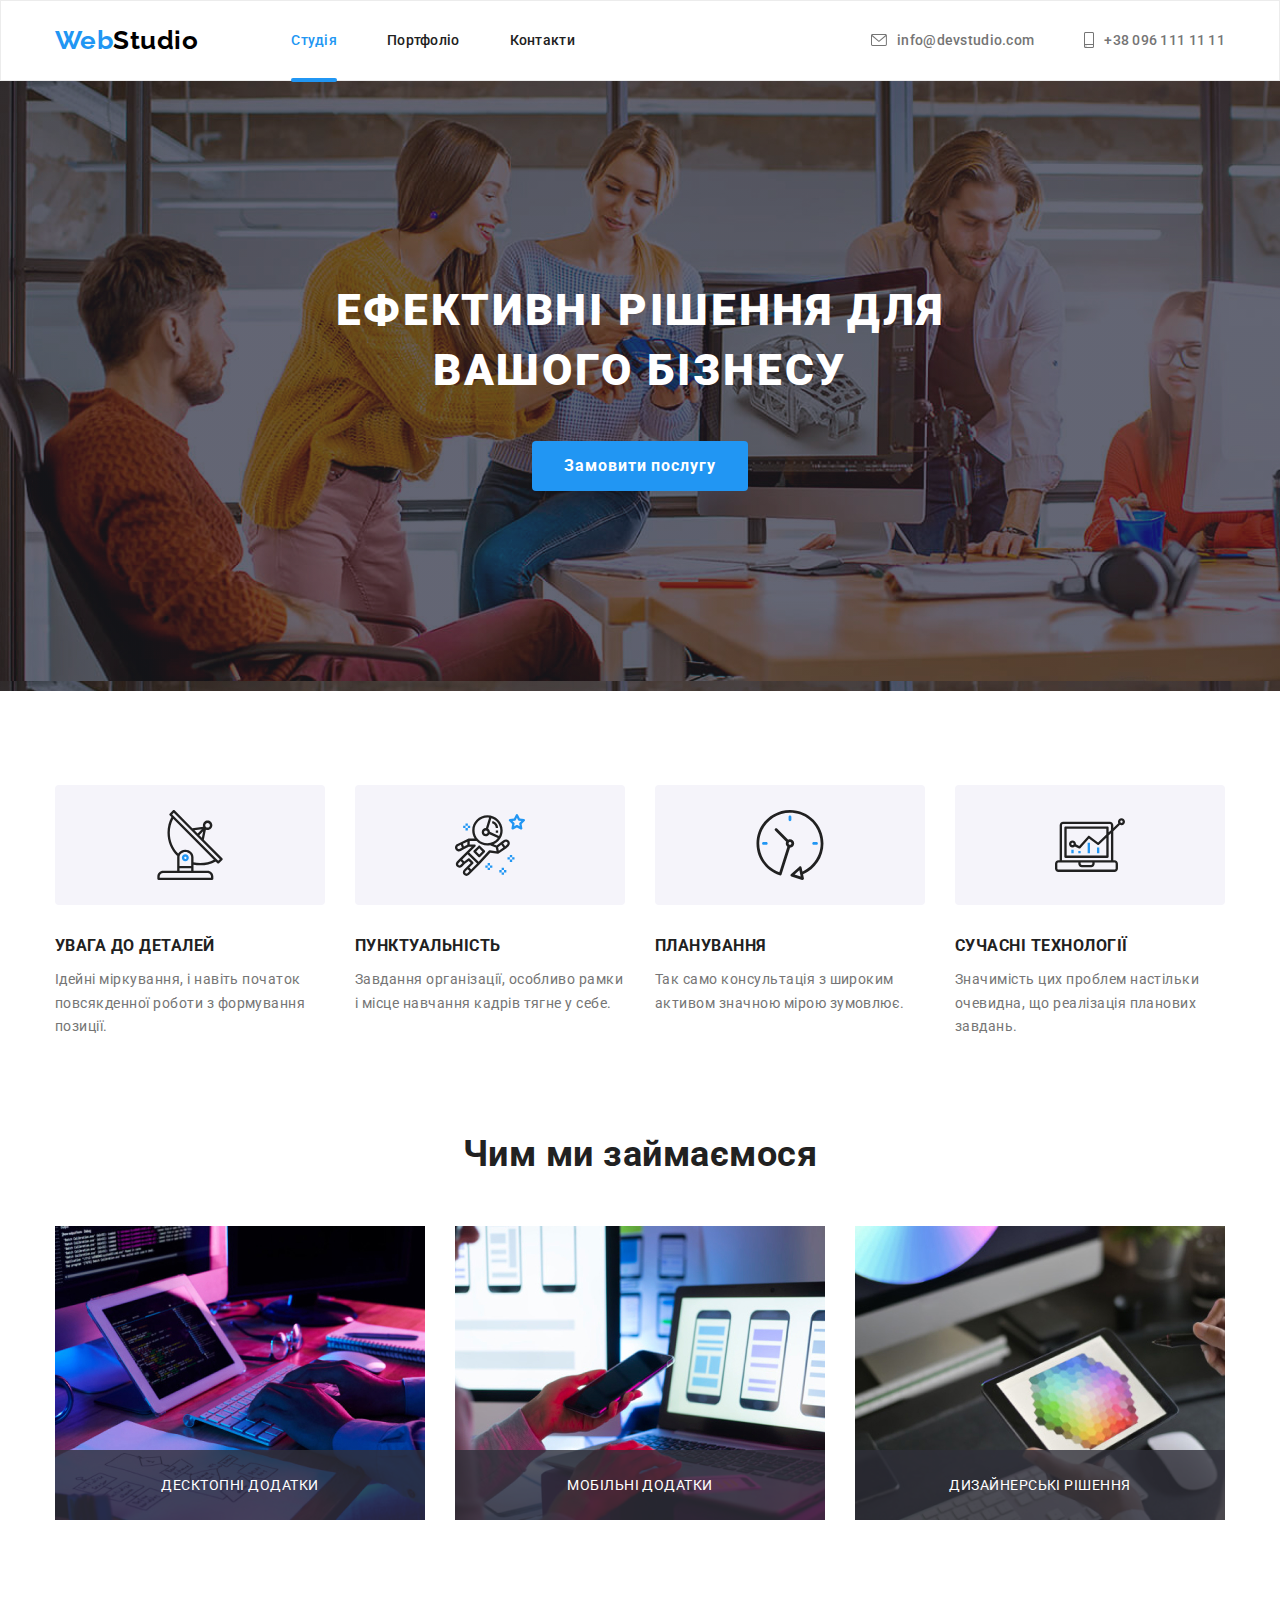
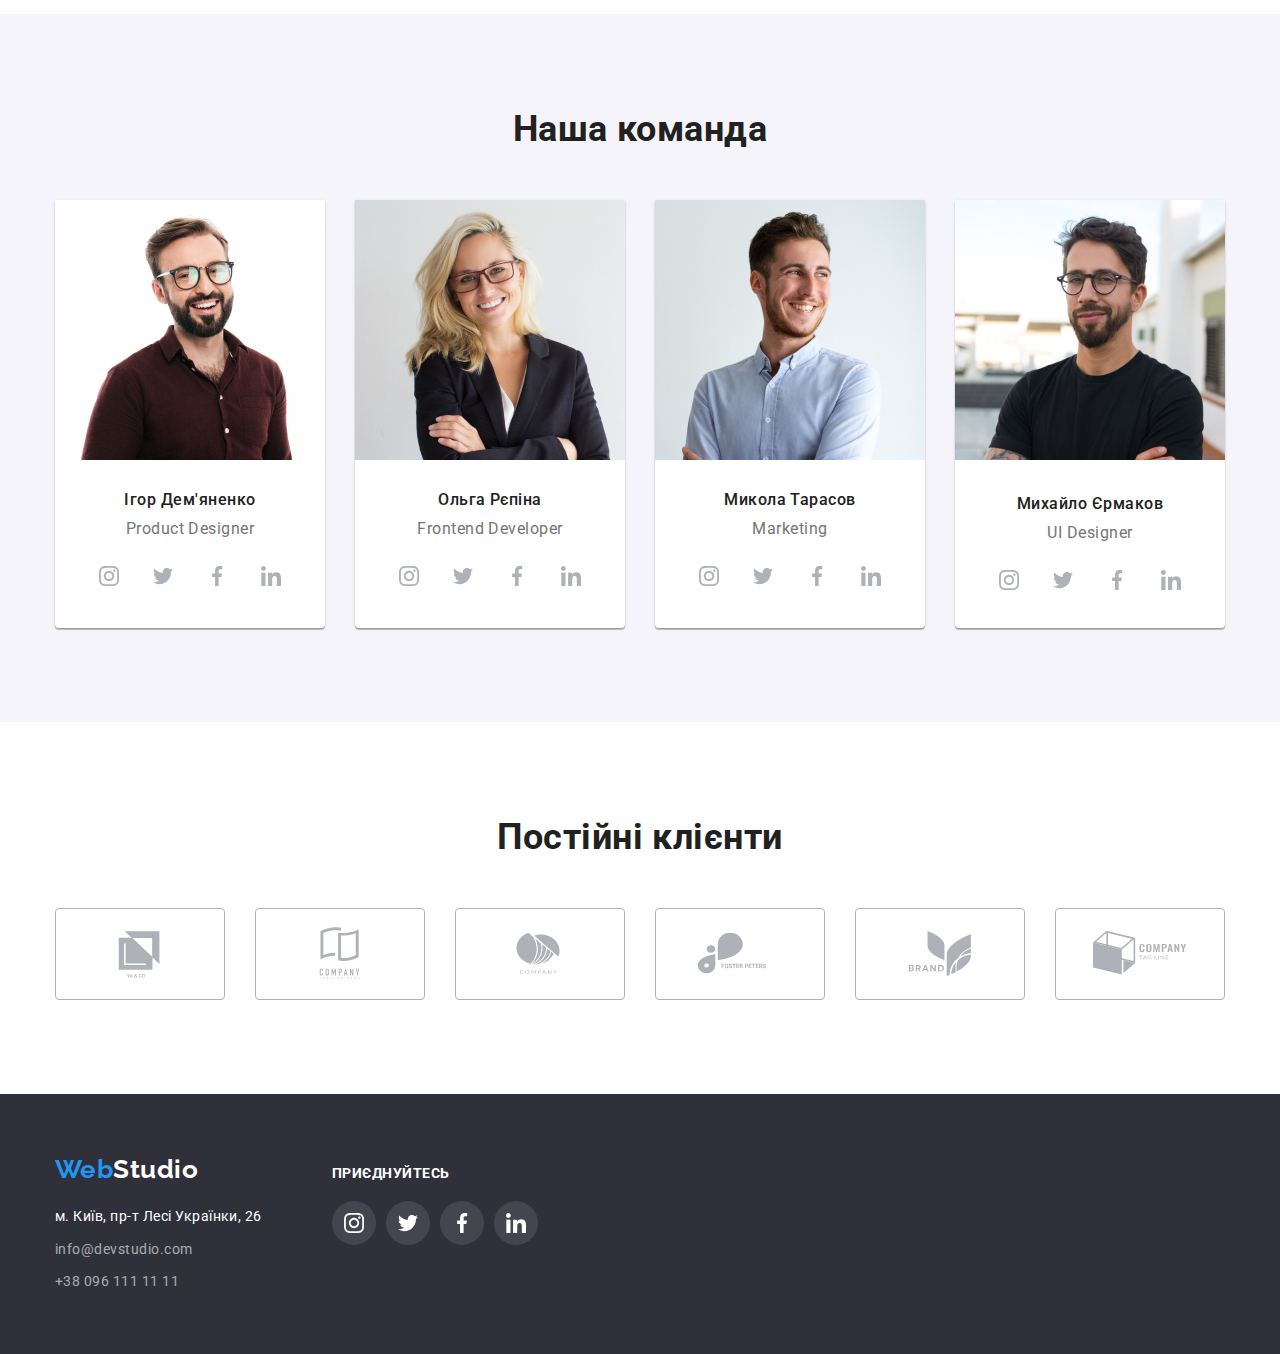
<file: index.html>
<!DOCTYPE html>
<html lang="uk">
  <head>
    <meta charset="UTF-8" />
    <meta http-equiv="X-UA-Compatible" content="IE=edge" />
    <meta name="viewport" content="width=device-width, initial-scale=1.0" />
    <title>Студія</title>
    <!-- normalize -->
    <link
      rel="stylesheet"
      href="https://cdn.jsdelivr.net/npm/modern-normalize@1.1.0/modern-normalize.min.css"
    />
    <link rel="preconnect" href="https://fonts.googleapis.com" />
    <link rel="preconnect" href="https://fonts.gstatic.com" crossorigin />
    <link
      href="https://fonts.googleapis.com/css2?family=Raleway:wght@700&family=Roboto:wght@400;500;700;900&display=swap"
      rel="stylesheet"
    />
    <link rel="stylesheet" href="./css/styles.css" />
  </head>
  <body>
    <header class="header">
      <div class="conteiner header-section">
        <nav class="header-nav">
          <a class="logo" href="./">
            <span class="colorlogo">Web</span>Studio
          </a>
          <ul class="site-nav">
            <li>
              <a class="site-nav__link active" href="./index.html">Студія</a>
            </li>
            <li>
              <a class="site-nav__link" href="./portfolio.html">Портфоліо</a>
            </li>
            <li>
              <a class="site-nav__link" href="">Контакти</a>
            </li>
          </ul>
        </nav>
        <ul class="connection-nav">
          <li class="connnection-nav-item">
            <a class="link" href="mailto:info@devstudio.com">
              <svg class="link-envelope">
                <use href="./symbol-defs.svg#icon-envelope"></use>
              </svg>
              info@devstudio.com
            </a>
          </li>
          <li class="connnection-nav-item">
            <a class="link" href="tel:+380961111111">
              <svg class="link-phone">
                <use href="./symbol-defs.svg#icon-smartphone"></use></svg>
                +38 096 111 11 11
            </a>
          </li>
        </ul>
      </div>
    </header>
    <main class="main">

      <!-- HERO -->

      <section class="hero">
        <div class="conteiner">
          <h1 class="hero-title">ЕФЕКТИВНІ РІШЕННЯ ДЛЯ ВАШОГО БІЗНЕСУ</h1>
          <button class="hero-button" type="button" data-modal-open>Замовити послугу</button>
        </div>
      </section>
      <section class="advantage section">

        <!--Переваги-->

        <div class="conteiner">
          <ul class="feature">
            <li>
              <div class="icon-group">
              <svg class="advantage-icon">
                <use href="./symbol-defs.svg#icon-antena"></use>
              </svg>
              </div>
              <h3 class="feature-title">УВАГА ДО ДЕТАЛЕЙ</h3>
              <p class="feature-text">
                Ідейні міркування, і навіть початок повсякденної роботи з
                формування позиції.
              </p>
            </li>
            <li>
              <div class="icon-group">
              <svg class="advantage-icon">
                <use href="./symbol-defs.svg#icon-astronaut"></use>
              </svg>
              </div>
              <h3 class="feature-title">ПУНКТУАЛЬНІСТЬ</h3>
              <p class="feature-text">
                Завдання організації, особливо рамки і місце навчання кадрів
                тягне у себе.
              </p>
            </li>
            <li>
              <div class="icon-group">
              <svg class="advantage-icon">
                <use href="./symbol-defs.svg#icon-clock"></use>
              </svg>
              </div>
              <h3 class="feature-title">ПЛАНУВАННЯ</h3>
              <p class="feature-text">
                Так само консультація з широким активом значною мірою зумовлює.
              </p>
            </li>
            <li>
              <div class="icon-group">
              <svg class="advantage-icon">
                <use href="./symbol-defs.svg#icon-diagram"></use>
              </svg>
              </div>
              <h3 class="feature-title">СУЧАСНІ ТЕХНОЛОГІЇ</h3>
              <p class="feature-text">
                Значимість цих проблем настільки очевидна, що реалізація
                планових завдань.
              </p>
            </li>
          </ul>
        </div>
      </section>

        <!-- Чим ми займаємось -->
        
      <section class="examples section">
        <div class="conteiner">
          <h2 class="section-title">Чим ми займаємося</h2>
          <ul class="example-list">
            <li class="example-item">
              <img
                class="example-img"
                src="./images/box1.jpg"
                alt="box1"
                width="370"
              />
              <div class="example-wraper">
              <p class="example-text">десктопні додатки</p>
              </div>
            </li>
            <li class="example-item">
              <img
                class="example-img"
                src="./images/box2.jpg"
                alt="box2"
                width="370"
              />
               <div class="example-wraper">
              <p class="example-text">Мобільні додатки</p>
              </div>
            </li >
            <li class="example-item">
              <img
                class="example-img"
                src="./images/box3.jpg"
                alt="box3"
                width="370"
              />
               <div class="example-wraper">
              <p class="example-text">Дизайнерські рішення</p>
              </div>
            </li>
          </ul>
        </div>
      </section>
      <section class="section-team section">
        <div class="conteiner">
          <h2 class="section-title">Наша команда</h2>
          <ul class="team-list">
            <li>
              <div class="team-card">
                <img
                  class="team-foto"
                  src="./images/img.jpg"
                  alt="tc1"
                  width="270"
                />
                <h3 class="name">Ігор Дем'яненко</h3>
                <p class="tc-text">Product Designer</p>
                <ul class="team-network-list">
                  <li class="team-network-item">
                    <a href="" class="team-network-link">
                      <svg class="team-network-icon">
                        <use href="./symbol-defs.svg#instagram"></use>
                      </svg>
                    </a>
                  </li>
                  <li class="team-network-item">
                    <a href="" class="team-network-link">
                      <svg class="team-network-icon">
                        <use href="./symbol-defs.svg#twitter"></use>
                      </svg>
                    </a>
                  </li>
                  <li class="team-network-item">
                    <a href="" class="team-network-link">
                      <svg class="team-network-icon">
                        <use href="./symbol-defs.svg#facebook"></use>
                      </svg>
                    </a>
                  </li>
                  <li class="team-network-item">
                    <a href="" class="team-network-link">
                      <svg class="team-network-icon">
                        <use href="./symbol-defs.svg#linkedin"></use>
                      </svg>
                    </a>
                  </li>
                </ul>
              </div>
            </li>
            <li>
              <div class="team-card">
                <img
                  class="team-foto"
                  src="./images/img(1).jpg"
                  alt="tc2"
                  width="270"
                />
                <h3 class="name">Ольга Рєпіна</h3>
                <p class="tc-text">Frontend Developer</p>
                <ul class="team-network-list">
                  <li class="team-network-item">
                    <a href="" class="team-network-link">
                      <svg class="team-network-icon">
                        <use href="./symbol-defs.svg#instagram"></use>
                      </svg>
                    </a>
                  </li>
                  <li class="team-network-item">
                    <a href="" class="team-network-link">
                      <svg class="team-network-icon">
                        <use href="./symbol-defs.svg#twitter"></use>
                      </svg>
                    </a>
                  </li>
                  <li class="team-network-item">
                    <a href="" class="team-network-link">
                      <svg class="team-network-icon">
                        <use href="./symbol-defs.svg#facebook"></use>
                      </svg>
                    </a>
                  </li>
                  <li class="team-network-item">
                    <a href="" class="team-network-link">
                      <svg class="team-network-icon">
                        <use href="./symbol-defs.svg#linkedin"></use>
                      </svg>
                    </a>
                  </li>
                </ul>
              </div>
            </li>
            <li>
              <div class="team-card">
                <img
                  class="team-foto"
                  src="./images/img(2).jpg"
                  alt="tc3"
                  width="270"/>
                <h3 class="name">Микола Тарасов</h3>
                <p class="tc-text">Marketing</p>
                <ul class="team-network-list">
                  <li class="team-network-item">
                    <a href="" class="team-network-link">
                      <svg class="team-network-icon">
                        <use href="./symbol-defs.svg#instagram"></use>
                      </svg>
                    </a>
                  </li>
                  <li class="team-network-item">
                    <a href="" class="team-network-link">
                      <svg class="team-network-icon">
                        <use href="./symbol-defs.svg#twitter"></use>
                      </svg>
                    </a>
                  </li>
                  <li class="team-network-item">
                    <a href="" class="team-network-link">
                      <svg class="team-network-icon">
                        <use href="./symbol-defs.svg#facebook"></use>
                      </svg>
                    </a>
                  </li>
                  <li class="team-network-item">
                    <a href="" class="team-network-link">
                      <svg class="team-network-icon">
                        <use href="./symbol-defs.svg#linkedin"></use>
                      </svg>
                    </a>
                  </li>
                </ul>
              </div>
            </li>
            <li>
              <div class="team-card">
                <img src="./images/img(3).jpg" alt="tc4" width="270" />
                <h3 class="name">Михайло Єрмаков</h3>
                <p class="tc-text">UI Designer</p>
                <ul class="team-network-list">
                  <li class="team-network-item">
                    <a href="" class="team-network-link">
                      <svg class="team-network-icon">
                        <use href="./symbol-defs.svg#instagram"></use>
                      </svg>
                    </a>
                  </li>
                  <li class="team-network-item">
                    <a href="" class="team-network-link">
                      <svg class="team-network-icon">
                        <use href="./symbol-defs.svg#twitter"></use>
                      </svg>
                    </a>
                  </li>
                  <li class="team-network-item">
                    <a href="" class="team-network-link">
                      <svg class="team-network-icon">
                        <use href="./symbol-defs.svg#facebook"></use>
                      </svg>
                    </a>
                  </li>
                  <li class="team-network-item">
                    <a href="" class="team-network-link">
                      <svg class="team-network-icon">
                        <use href="./symbol-defs.svg#linkedin"></use>
                      </svg>
                    </a>
                  </li>
                </ul>
              </div>
            </li>
          </ul>
        </div>
      </section>
      <section class="section">
        <div class="conteiner">
          <h2 class="clients-title">Постійні клієнти</h2>
          <ul class="clients-list">
            <li class="client-item">
              <a class="clients-link" href="">
                <svg class="client-icon">
                  <use href="./symbol-defs.svg#icon-logo1"></use></svg>
                </a>
            </li>
            <li class="client-item">
              <a class="clients-link" href="">
                <svg class="client-icon">
                  <use href="./symbol-defs.svg#icon-logo2"></use></svg>
              </a>
            </li>
            <li class="client-item">
              <a class="clients-link" href="">
                <svg class="client-icon">
                  <use href="./symbol-defs.svg#icon-logo3"></use>
                </svg>
              </a>
            </li>
            <li class="client-item">
              <a class="clients-link" href="">
                <svg class="client-icon">
                  <use href="./symbol-defs.svg#icon-logo4"></use>
                </svg>
              </a>
            </li>
            <li class="client-item">
              <a class="clients-link" href="">
                <svg class="client-icon">
                  <use href="./symbol-defs.svg#icon-logo5"></use>
                </svg>
              </a>
            </li>
            <li class="client-item">
              <a class="clients-link" href="">
                <svg class="client-icon">
                  <use href="./symbol-defs.svg#icon-logo6"></use>
                </svg>
              </a>
            </li>
        </div>
      </section>
    </main>
    <footer class="footer">
      <div class="conteiner footer-conteiner">
        <div class="main-footer-infirmation">
        <a class="footer-logo" href="/">
          <span class="colorlogo">Web</span>Studio
        </a>
        <address class="footer-text">
          м. Київ, пр-т Лесі Українки, 26
          <ul class="footer-connection">
            <li class="connection-link">
              <a href="mailto:info@devstudio.com">info@devstudio.com</a>
            </li>
            <li class="connection-link">
              <a href="tel:+380961111111">+38 096 111 11 11</a>
            </li>
          </ul>
        </address>
        </div>
        <div class="join">
          <h2 class="join-title">приєднуйтесь</h2>
          <ul class="join-list">
            <li class="join-item">
              <a  class="network-link" href="" class="join-link">
                <svg class="join-icon">
                  <use href="./symbol-defs.svg#instagram"></use>
                </svg>
              </a>
            </li>
            <li class="join-item">
              <a  class="network-link" href="" class="join-link">
                <svg class="join-icon">
                  <use href="./symbol-defs.svg#twitter"></use>
                </svg>
              </a>
            </li>
            <li class="join-item">
              <a class="network-link"  href="" class="join-link">
                <svg class="join-icon">
                  <use href="./symbol-defs.svg#facebook"></use>
                </svg>
              </a>
            </li>
            <li class="join-item">
              <a class="network-link"  href="" class="join-link">
                <svg class="join-icon">
                  <use href="./symbol-defs.svg#linkedin"></use>
                </svg>
              </a>
            </li>
          </ul>
        </div>
      </div>
    </footer>
    <!-- MODAL -->
    <div class="backdrop is-hidden" data-modal >
      <div class="modal" >
        <button class="modal-btn" type="button" data-modal-close>
          <svg class="btn-logo" >
            <use href="./symbol-defs.svg#Vector"></use>
          </svg>
        </button>
        
        <p class="modal-title">Залиште свої дані, ми вам передзвонимо</p>
      <form class="modal-form">
        <label class="form-label" >
          <span class="label-name">Ім'я</span>
          <input class="form-intut" type="name" >
          <svg class="modal-logo">
            <use href="./symbol-defs.svg#vector"></use>
          </svg>
          
          
        </label>
        <label class="form-label" >
          <span class="label-name">Телефон</span>
          
          <input class="form-intut" type="tel" >
          <svg class="modal-logo" width 18>
            <use href="./symbol-defs.svg#vector1"></use>
          </svg>
        </label>
        <label  class="form-label" >
          <span class="">Пошта</span>
          
          <input class="form-intut" type="email" >
          <svg class="modal-logo">
            <use href="./symbol-defs.svg#vector2"></use>
          </svg>
        </label>
        <label class="form-label" >
<textarea class="form-coment textarea"   
 placeholder=" Введіть текст ">
</textarea>
</label>
<label class="form-label">
  <input type="chackbox">
  <a href=""></a>
</label>
<button class="form-btn" type="button">Відправити</button>
      </form>
      
      </div>
    </div>
    <script src="./JS/modal.js"></script>
  </body>
</html>
</file>
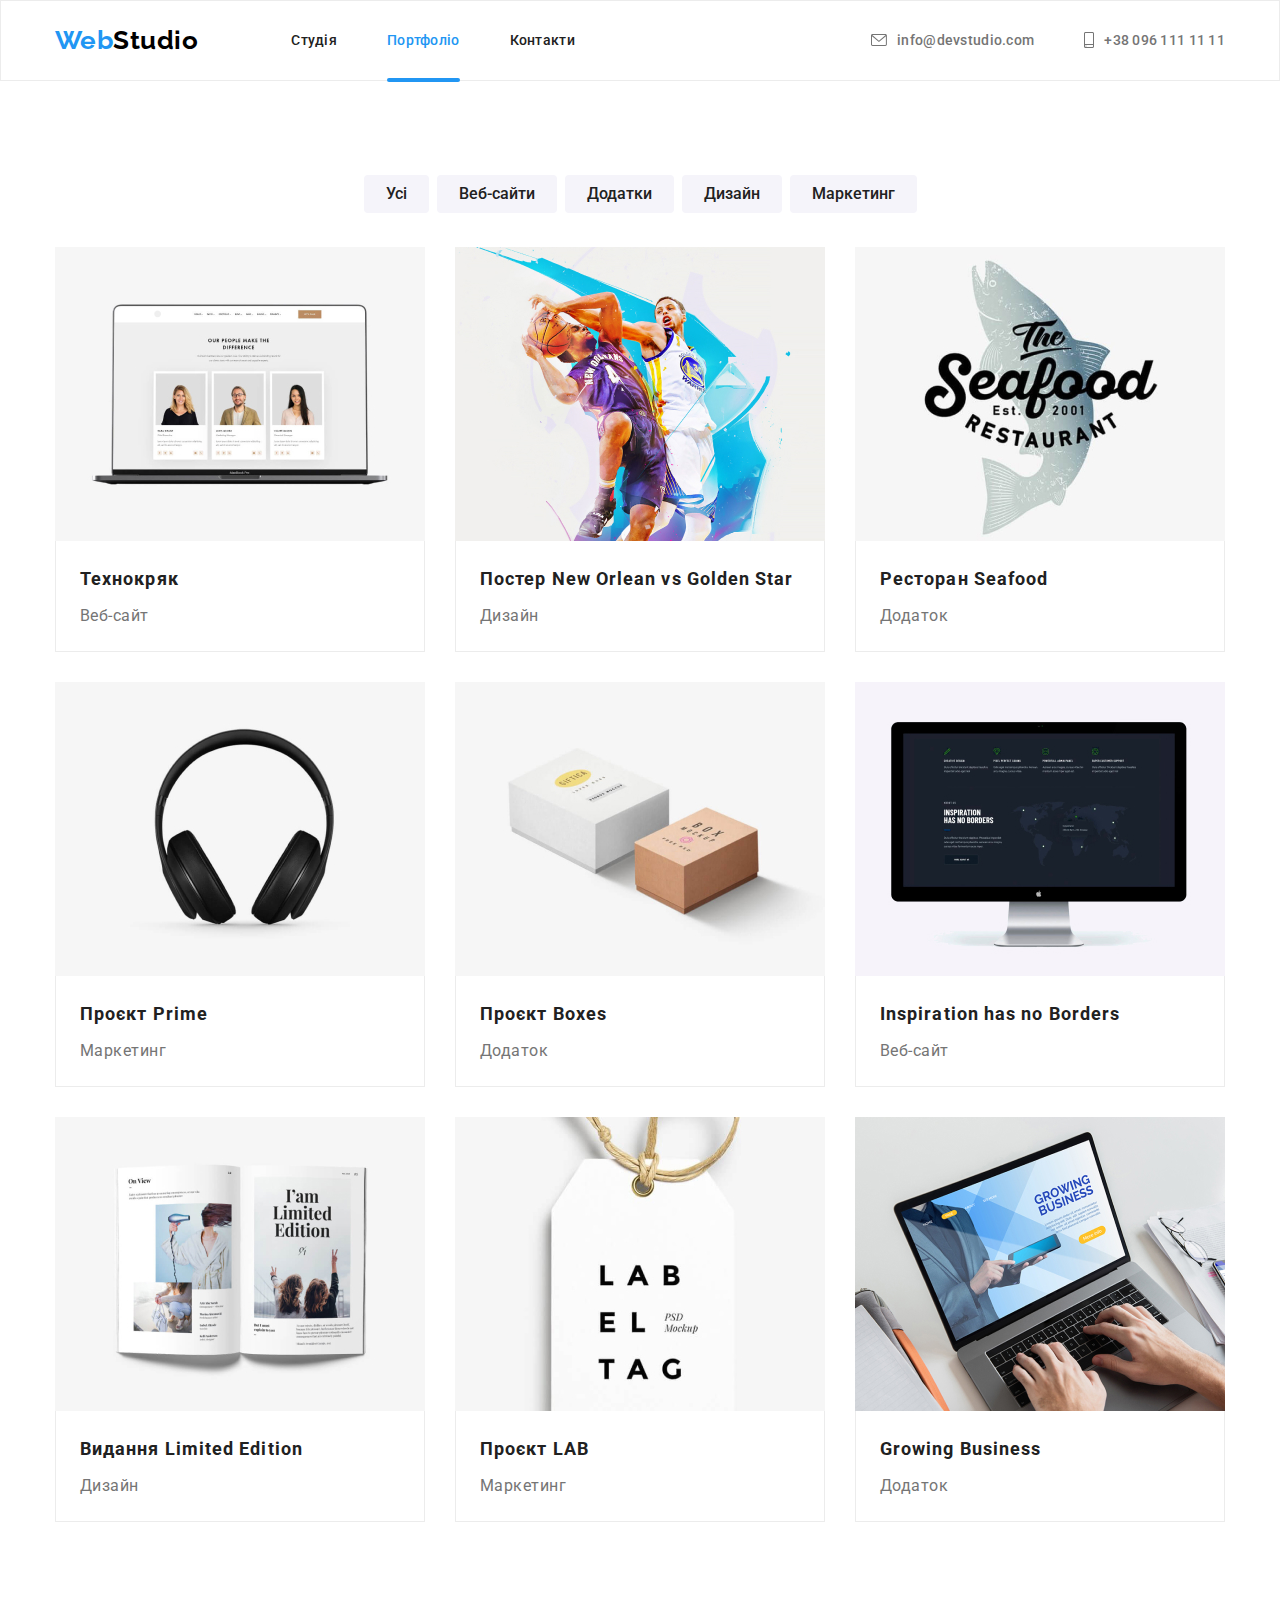
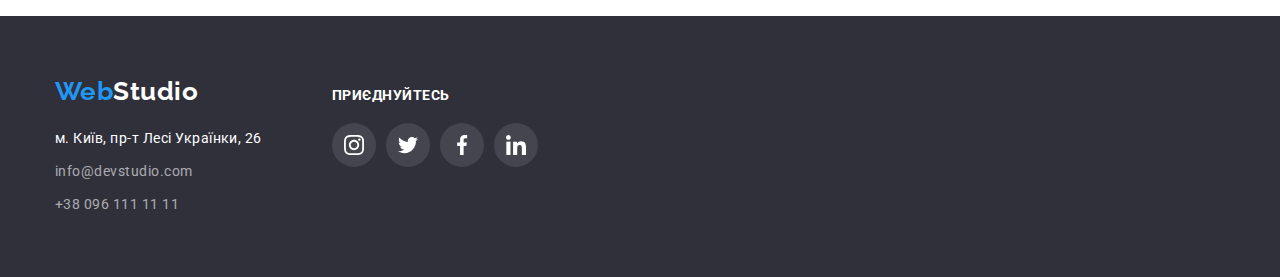
<file: portfolio.html>
<!DOCTYPE html>
<html lang="uk">
  <head>
    <meta charset="UTF-8" />
    <meta http-equiv="X-UA-Compatible" content="IE=edge" />
    <meta name="viewport" content="width=device-width, initial-scale=1.0" />
    <title>Портфоліо</title>
    <link
      rel="stylesheet"
      href="https://cdn.jsdelivr.net/npm/modern-normalize@1.1.0/modern-normalize.min.css"
    />
    <link rel="preconnect" href="https://fonts.googleapis.com" />
    <link rel="preconnect" href="https://fonts.gstatic.com" crossorigin />
    <link
      href="https://fonts.googleapis.com/css2?family=Raleway:wght@700&family=Roboto:wght@400;500;700;900&display=swap"
      rel="stylesheet"
    />

    <link rel="stylesheet" href="./css/styles.css" />
  </head>
  <body>
    <header class="header">
      <div class="conteiner header-section">
        <nav class="header-nav">
          <a class="logo" href="./">
            <span class="colorlogo">Web</span>Studio
          </a>
          <ul class="site-nav">
            <li>
              <a class="site-nav__link" href="./index.html">Студія</a>
            </li>
            <li>
              <a class="site-nav__link active" href="./portfolio.html"
                >Портфоліо</a
              >
            </li>
            <li>
              <a class="site-nav__link" href="">Контакти</a>
            </li>
          </ul>
        </nav>
        <ul class="connection-nav">
          <li>
            <a class="link" href="mailto:info@devstudio.com">
              <svg class="link-envelope">
                <use href="./symbol-defs.svg#icon-envelope"></use></svg
              >info@devstudio.com</a
            >
          </li>
          <li>
            <a class="link" href="tel:+380961111111"
              ><svg class="link-phone">
                <use href="./symbol-defs.svg#icon-smartphone"></use>
              </svg>
              +38 096 111 11 11</a
            >
          </li>
        </ul>
      </div>
    </header>
    <main class="main">
      <section class="section">
        <div class="conteiner">
          <ul class="filtres-list">
            <li><button type="button" class="filtres">Усі</button></li>
            <li><button type="button" class="filtres">Веб-сайти</button></li>
            <li><button type="button" class="filtres">Додатки</button></li>
            <li><button type="button" class="filtres">Дизайн</button></li>
            <li><button type="button" class="filtres">Маркетинг</button></li>
          </ul>
          <ul class="project">
            <li class="portfolio-project">
              <a href="" class="portfolio">
                <div class="wrapper">
                  <img
                    class="project-img"
                    src="./images/project1.jpg"
                    alt="Проєкт1"
                    width="370"
                  />
                  <div class="project-owerlay">
                    <p class="owerlay-text">
                      Ресурс пропонує комплексні пропозиції з різним рівнем
                      функціоналу та сервісів. Все це дозволить відвідувачу
                      отримати вичерпні відомості про компанію чи приватну
                      особу.
                    </p>
                  </div>
                </div>
                <div class="project__content">
                  <h2 class="project-title">Технокряк</h2>
                  <p class="project-text">Веб-сайт</p>
                </div>
              </a>
            </li>
            <li class="portfolio-project">
              <a href="" class="portfolio">
                <img
                  class="project-img"
                  src="./images/project2.jpg"
                  alt="Проєкт2"
                  width="370"
                />
                <div class="project__content">
                  <h2 class="project-title">
                    Постер New Orlean vs Golden Star
                  </h2>
                  <p class="project-text">Дизайн</p>
                </div>
              </a>
            </li>
            <li class="portfolio-project">
              <a href="" class="portfolio">
                <img
                  class="project-img"
                  src="./images/project3.jpg"
                  alt="Проєкт3"
                  width="370"
                />
                <div class="project__content">
                  <h2 class="project-title">Ресторан Seafood</h2>
                  <p class="project-text">Додаток</p>
                </div>
              </a>
            </li>
            <li class="portfolio-project">
              <a href="" class="portfolio">
                <img
                  class="project-img"
                  src="./images/projeсt4.jpg"
                  alt="Проєкт4"
                  width="370"
                />
                <div class="project__content">
                  <h2 class="project-title">Проєкт Prime</h2>
                  <p class="project-text">Маркетинг</p>
                </div>
              </a>
            </li>
            <li class="portfolio-project">
              <a href="" class="portfolio">
                <img
                  class="project-img"
                  src="./images/project5.jpg"
                  alt="Проєкт5"
                  width="370"
                />
                <div class="project__content">
                  <h2 class="project-title">Проєкт Boxes</h2>
                  <p class="project-text">Додаток</p>
                </div>
              </a>
            </li>
            <li class="portfolio-project">
              <a href="" class="portfolio">
                <img
                  class="project-img"
                  src="./images/project6.jpg"
                  alt="Проєкт6"
                  width="370"
                />
                <div class="project__content">
                  <h2 class="project-title">Inspiration has no Borders</h2>
                  <p class="project-text">Веб-сайт</p>
                </div>
              </a>
            </li>
            <li class="portfolio-project">
              <a href="" class="portfolio">
                <img
                  class="project-img"
                  src="./images/project7.jpg"
                  alt="Проєкт7"
                  width="370"
                />
                <div class="project__content">
                  <h2 class="project-title">Видання Limited Edition</h2>
                  <p class="project-text">Дизайн</p>
                </div>
              </a>
            </li>
            <li class="portfolio-project">
              <a href="" class="portfolio">
                <img
                  class="project-img"
                  src="./images/project8.jpg"
                  alt="Проєкт8"
                  width="370"
                />
                <div class="project__content">
                  <h2 class="project-title">Проєкт LAB</h2>
                  <p class="project-text">Маркетинг</p>
                </div>
              </a>
            </li>
            <li class="portfolio-project">
              <a href="" class="portfolio">
                <img
                  class="project-img"
                  src="./images/project9.jpg"
                  alt="Проєкт9"
                  width="370"
                />
                <div class="project__content">
                  <h2 class="project-title">Growing Business</h2>
                  <p class="project-text">Додаток</p>
                </div>
              </a>
            </li>
          </ul>
        </div>
      </section>
    </main>
    <footer class="footer">
      <div class="conteiner footer-conteiner">
        <div class="main-footer-infirmation">
          <a class="footer-logo" href="/">
            <span class="colorlogo">Web</span>Studio
          </a>
          <address class="footer-text">
            м. Київ, пр-т Лесі Українки, 26
            <ul class="footer-connection">
              <li class="connection-link">
                <a href="mailto:info@devstudio.com">info@devstudio.com</a>
              </li>
              <li class="connection-link">
                <a href="tel:+380961111111">+38 096 111 11 11</a>
              </li>
            </ul>
          </address>
        </div>
        <div class="join">
          <h2 class="join-title">приєднуйтесь</h2>
          <ul class="join-list">
            <li class="join-item">
              <a class="network-link" href="" class="join-link">
                <svg class="join-icon">
                  <use href="./symbol-defs.svg#instagram"></use>
                </svg>
              </a>
            </li>
            <li class="join-item">
              <a class="network-link" href="" class="join-link">
                <svg class="join-icon">
                  <use href="./symbol-defs.svg#twitter"></use>
                </svg>
              </a>
            </li>
            <li class="join-item">
              <a class="network-link" href="" class="join-link">
                <svg class="join-icon">
                  <use href="./symbol-defs.svg#facebook"></use>
                </svg>
              </a>
            </li>
            <li class="join-item">
              <a class="network-link" href="" class="join-link">
                <svg class="join-icon">
                  <use href="./symbol-defs.svg#linkedin"></use>
                </svg>
              </a>
            </li>
          </ul>
        </div>
      </div>
    </footer>
  </body>
</html>
</file>
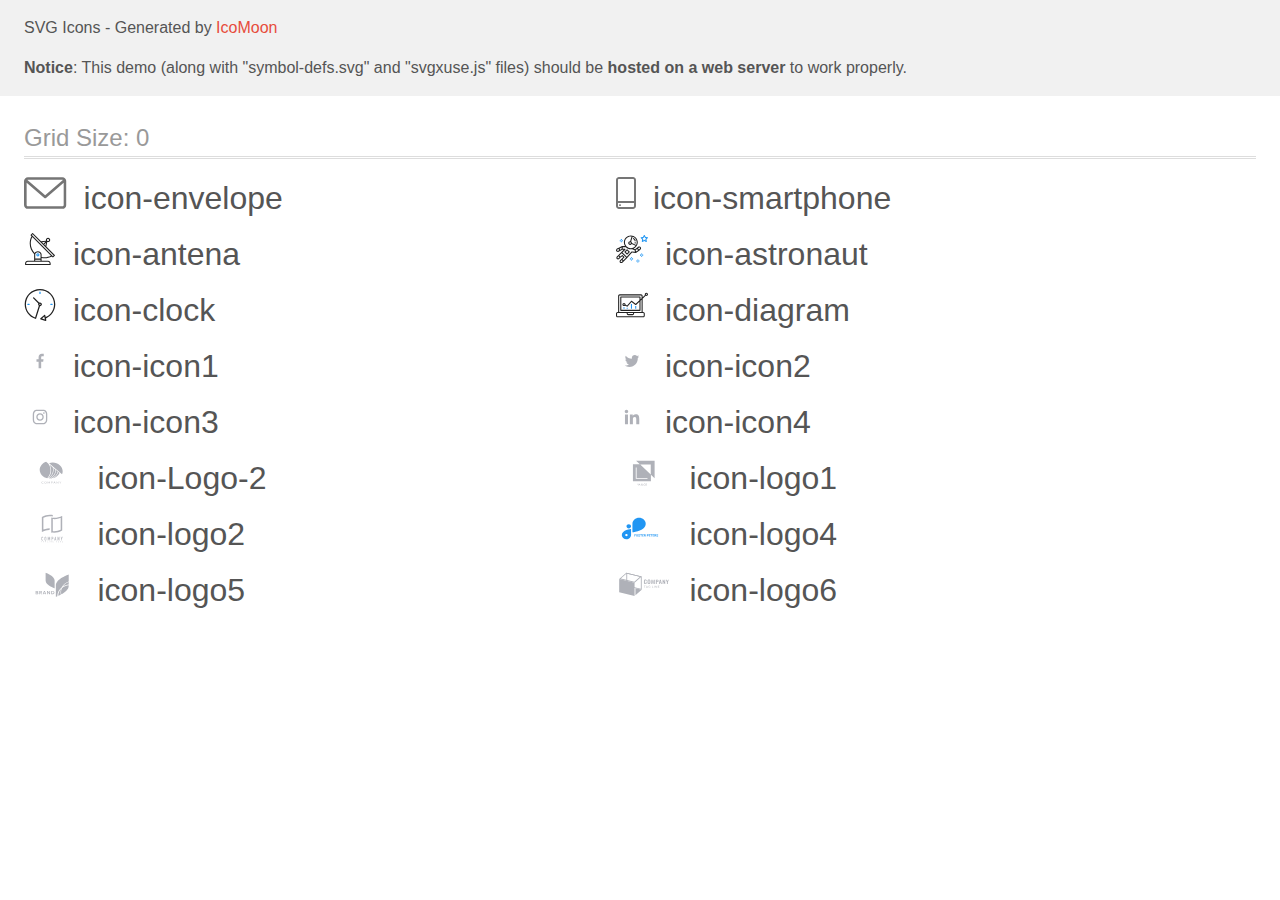
<file: icomoon/demo-external-svg.html>
<!doctype html>
<html>
<head>
    <title>IcoMoon - SVG Icons</title>
    <meta charset="utf-8">
    <meta name="viewport" content="width=device-width, initial-scale=1">
    <link rel="stylesheet" href="demo-files/demo.css">
    <link rel="stylesheet" href="style.css">
</head>
<body>
<header class="bgc1 clearfix">
<div class="mhl">
    <p>SVG Icons - Generated by <a href="https://icomoon.io/app">IcoMoon</a></p><p><strong>Notice</strong>: This demo (along with "symbol-defs.svg" and "svgxuse.js" files) should be <b>hosted on a web server</b> to work properly.</p>
</div>
</header>
    <div class="clearfix mhl ptl">
        <h1 class="mvm mtn fgc1">Grid Size: 0</h1>
        <div class="glyph fs1">
            <div class="clearfix pbs">
                <svg class="icon icon-envelope"><use xlink:href="symbol-defs.svg#icon-envelope"></use></svg><span class="name"> icon-envelope</span>
            </div>
        </div>
        <div class="glyph fs1">
            <div class="clearfix pbs">
                <svg class="icon icon-smartphone"><use xlink:href="symbol-defs.svg#icon-smartphone"></use></svg><span class="name"> icon-smartphone</span>
            </div>
        </div>
        <div class="glyph fs1">
            <div class="clearfix pbs">
                <svg class="icon icon-antena"><use xlink:href="symbol-defs.svg#icon-antena"></use></svg><span class="name"> icon-antena</span>
            </div>
        </div>
        <div class="glyph fs1">
            <div class="clearfix pbs">
                <svg class="icon icon-astronaut"><use xlink:href="symbol-defs.svg#icon-astronaut"></use></svg><span class="name"> icon-astronaut</span>
            </div>
        </div>
        <div class="glyph fs1">
            <div class="clearfix pbs">
                <svg class="icon icon-clock"><use xlink:href="symbol-defs.svg#icon-clock"></use></svg><span class="name"> icon-clock</span>
            </div>
        </div>
        <div class="glyph fs1">
            <div class="clearfix pbs">
                <svg class="icon icon-diagram"><use xlink:href="symbol-defs.svg#icon-diagram"></use></svg><span class="name"> icon-diagram</span>
            </div>
        </div>
        <div class="glyph fs1">
            <div class="clearfix pbs">
                <svg class="icon icon-icon1"><use xlink:href="symbol-defs.svg#icon-icon1"></use></svg><span class="name"> icon-icon1</span>
            </div>
        </div>
        <div class="glyph fs1">
            <div class="clearfix pbs">
                <svg class="icon icon-icon2"><use xlink:href="symbol-defs.svg#icon-icon2"></use></svg><span class="name"> icon-icon2</span>
            </div>
        </div>
        <div class="glyph fs1">
            <div class="clearfix pbs">
                <svg class="icon icon-icon3"><use xlink:href="symbol-defs.svg#icon-icon3"></use></svg><span class="name"> icon-icon3</span>
            </div>
        </div>
        <div class="glyph fs1">
            <div class="clearfix pbs">
                <svg class="icon icon-icon4"><use xlink:href="symbol-defs.svg#icon-icon4"></use></svg><span class="name"> icon-icon4</span>
            </div>
        </div>
        <div class="glyph fs1">
            <div class="clearfix pbs">
                <svg class="icon icon-Logo-2"><use xlink:href="symbol-defs.svg#icon-Logo-2"></use></svg><span class="name"> icon-Logo-2</span>
            </div>
        </div>
        <div class="glyph fs1">
            <div class="clearfix pbs">
                <svg class="icon icon-logo1"><use xlink:href="symbol-defs.svg#icon-logo1"></use></svg><span class="name"> icon-logo1</span>
            </div>
        </div>
        <div class="glyph fs1">
            <div class="clearfix pbs">
                <svg class="icon icon-logo2"><use xlink:href="symbol-defs.svg#icon-logo2"></use></svg><span class="name"> icon-logo2</span>
            </div>
        </div>
        <div class="glyph fs1">
            <div class="clearfix pbs">
                <svg class="icon icon-logo4"><use xlink:href="symbol-defs.svg#icon-logo4"></use></svg><span class="name"> icon-logo4</span>
            </div>
        </div>
        <div class="glyph fs1">
            <div class="clearfix pbs">
                <svg class="icon icon-logo5"><use xlink:href="symbol-defs.svg#icon-logo5"></use></svg><span class="name"> icon-logo5</span>
            </div>
        </div>
        <div class="glyph fs1">
            <div class="clearfix pbs">
                <svg class="icon icon-logo6"><use xlink:href="symbol-defs.svg#icon-logo6"></use></svg><span class="name"> icon-logo6</span>
            </div>
        </div>
  </div>
<script defer src="svgxuse.js"></script>
</body>
</html>
</file>
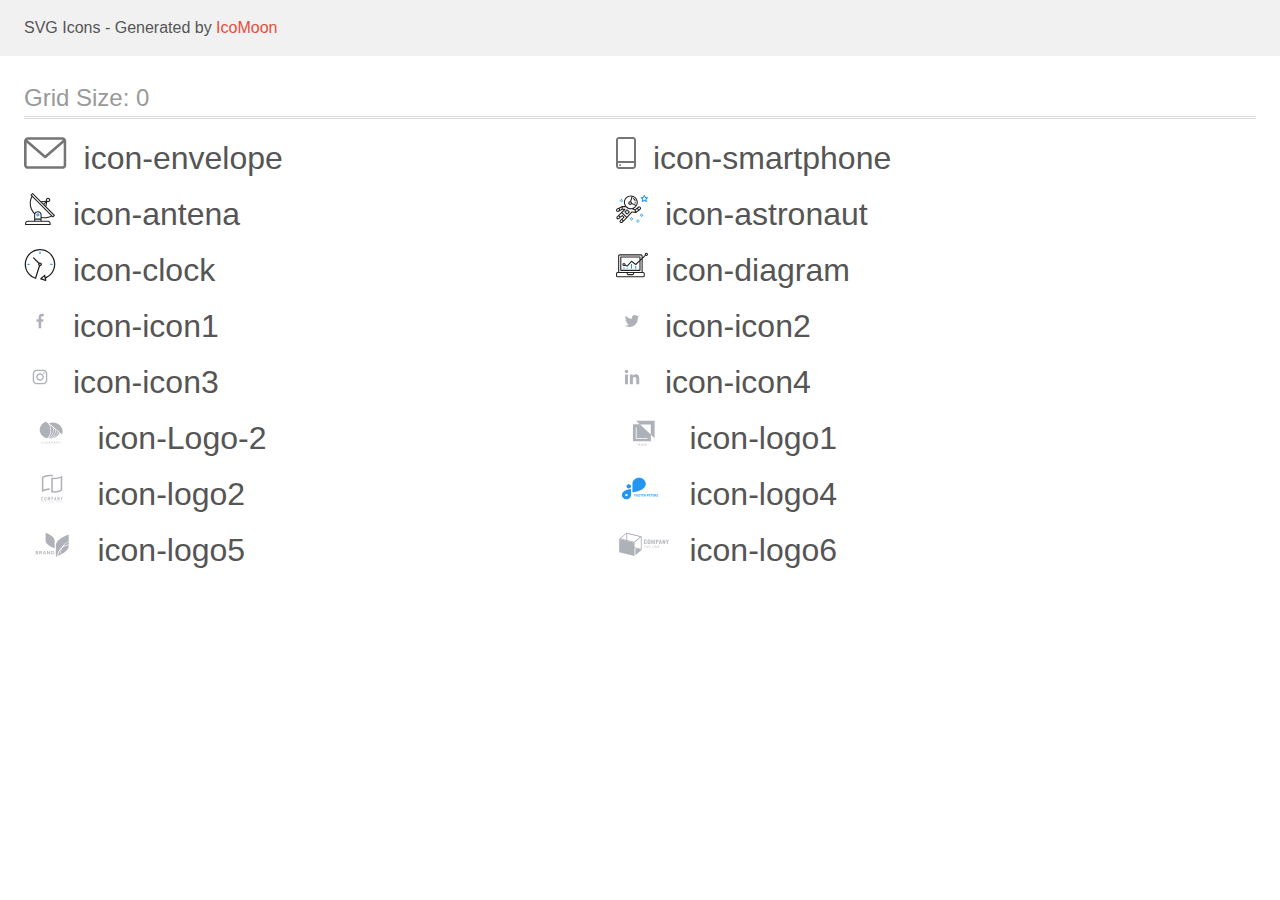
<file: icomoon/demo.html>
<!doctype html>
<html>
<head>
    <title>IcoMoon - SVG Icons</title>
    <meta charset="utf-8">
    <meta name="viewport" content="width=device-width, initial-scale=1">
    <link rel="stylesheet" href="demo-files/demo.css">
    <link rel="stylesheet" href="style.css">
</head>
<body>
<svg aria-hidden="true" style="position: absolute; width: 0; height: 0; overflow: hidden;" version="1.1" xmlns="http://www.w3.org/2000/svg" xmlns:xlink="http://www.w3.org/1999/xlink">
<defs>
<symbol id="icon-envelope" viewBox="0 0 43 32">
<path fill="#757575" style="fill: var(--color1, #757575)" d="M38.667 0h-34.667c-2.205 0-4 1.795-4 4v24c0 2.205 1.795 4 4 4h34.667c2.205 0 4-1.795 4-4v-24c0-2.205-1.795-4-4-4zM38.667 2.667c0.181 0 0.355 0.037 0.512 0.104l-17.845 15.467-17.845-15.467c0.151-0.065 0.327-0.104 0.512-0.104h34.667zM38.667 29.333h-34.667c-0.736 0-1.333-0.597-1.333-1.333v0-22.413l17.792 15.421c0.233 0.203 0.539 0.327 0.875 0.327s0.642-0.124 0.876-0.328l-0.002 0.001 17.792-15.421v22.413c0 0.736-0.597 1.333-1.333 1.333v0z"></path>
</symbol>
<symbol id="icon-smartphone" viewBox="0 0 20 32">
<path fill="#757575" style="fill: var(--color1, #757575)" d="M17 0h-14c-1.654 0-3 1.346-3 3v26c0 1.654 1.346 3 3 3h14c1.654 0 3-1.346 3-3v-26c0-1.654-1.346-3-3-3zM3 2h14c0.552 0 1 0.448 1 1v0 21h-16v-21c0-0.552 0.448-1 1-1v0zM17 30h-14c-0.552 0-1-0.448-1-1v0-3h16v3c0 0.552-0.448 1-1 1v0z"></path>
<path fill="#757575" style="fill: var(--color1, #757575)" d="M4.708 27.478c0.18 0.163 0.293 0.399 0.293 0.66s-0.113 0.497-0.292 0.659l-0.001 0.001c-0.186 0.17-0.435 0.275-0.708 0.275s-0.522-0.104-0.709-0.275l0.001 0.001c-0.18-0.163-0.293-0.399-0.293-0.66s0.113-0.497 0.292-0.659l0.001-0.001c0.186-0.17 0.435-0.275 0.708-0.275s0.522 0.104 0.709 0.275l-0.001-0.001z"></path>
</symbol>
<symbol id="icon-antena" viewBox="0 0 32 32">
<path fill="#212121" style="fill: var(--color2, #212121)" d="M30.773 22.098l-8.443-8.505 0.937-4.616c0.225 0.090 0.485 0.144 0.758 0.146h0.007c0.008 0 0.017 0 0.026 0 1.192 0 2.159-0.967 2.159-2.159s-0.967-2.159-2.159-2.159c-1.192 0-2.159 0.967-2.159 2.159 0 0.259 0.046 0.508 0.13 0.739l-0.005-0.015-4.96 0.606-8.091-8.133c-0.096-0.098-0.229-0.159-0.376-0.16h-0c-0.14 0.001-0.274 0.057-0.373 0.155l-1.512 1.504c-0.096 0.097-0.156 0.23-0.156 0.377s0.060 0.281 0.156 0.377v0l0.814 0.825c-1.143 2.062-1.816 4.522-1.816 7.139 0 4.106 1.656 7.824 4.336 10.525l-0.001-0.001c0.043 0.041 0.092 0.074 0.146 0.097-0.032 0.164-0.051 0.353-0.052 0.546v6.188h-6.4c-1.472 0.001-2.666 1.194-2.667 2.666v1.067c0 0.295 0.239 0.534 0.534 0.534h24.534c0.294 0 0.533-0.239 0.533-0.534v-1.067c-0.002-1.472-1.195-2.665-2.666-2.666h-6.4v-2.742c1.003 0.21 2.024 0.317 3.049 0.32 2.58-0.003 5.005-0.663 7.117-1.822l-0.077 0.039 0.818 0.823c0.099 0.101 0.235 0.159 0.376 0.16 0.14-0.001 0.274-0.057 0.373-0.155l1.512-1.504c0.096-0.097 0.156-0.23 0.156-0.377s-0.060-0.281-0.156-0.377v0zM23.28 6.233c0.193-0.192 0.459-0.31 0.752-0.31 0.589 0 1.067 0.478 1.067 1.066s-0.477 1.066-1.067 1.066c-0 0-0 0-0 0h-0.004c-0.587-0.003-1.061-0.479-1.061-1.066 0-0.295 0.12-0.563 0.314-0.756l0-0h-0.002zM22.024 9.737l-0.598 2.946-1.175-1.183 1.774-1.763zM21.419 8.835l-1.92 1.909-1.486-1.493 3.406-0.416zM24.004 28.8c0.884 0 1.6 0.716 1.6 1.6v0 0.534h-23.466v-0.534c0-0.884 0.716-1.6 1.6-1.6v0h20.267zM16.538 26.666v1.067h-5.334v-1.067h5.334zM11.204 25.6v-4.053c0-1.294 1.196-2.346 2.667-2.346s2.667 1.053 2.667 2.346v4.053h-5.334zM17.604 23.904v-2.357c0-1.882-1.675-3.413-3.733-3.413-0.017-0-0.038-0-0.058-0-1.353 0-2.54 0.707-3.213 1.771l-0.009 0.016c-2.36-2.482-3.812-5.846-3.812-9.55 0-2.314 0.567-4.496 1.569-6.414l-0.036 0.077 18.602 18.709c-1.823 0.947-3.979 1.502-6.266 1.502-1.079 0-2.128-0.124-3.136-0.357l0.093 0.018zM28.893 23.22l-21.057-21.181 0.754-0.752 7.935 7.98c0.004 0 0.006 0.007 0.010 0.010l13.114 13.191-0.757 0.752z"></path>
<path fill="#2196f3" style="fill: var(--color3, #2196f3)" d="M13.876 20.267h-0.005c-0.001 0-0.002 0-0.002 0-0.884 0-1.6 0.716-1.6 1.6s0.715 1.599 1.597 1.6h0.005c0.001 0 0.001 0 0.002 0 0.884 0 1.6-0.716 1.6-1.6s-0.715-1.599-1.598-1.6h-0zM14.249 22.245c-0.096 0.096-0.229 0.155-0.376 0.155-0.295 0-0.534-0.239-0.534-0.534s0.238-0.533 0.532-0.533h0c0.293 0.001 0.531 0.239 0.531 0.533 0 0.148-0.060 0.282-0.157 0.378l-0 0h0.005z"></path>
</symbol>
<symbol id="icon-astronaut" viewBox="0 0 32 32">
<path fill="#2196f3" style="fill: var(--color3, #2196f3)" d="M31.974 4.524c-0.064-0.191-0.227-0.332-0.427-0.362l-0.003-0-1.911-0.278-0.855-1.731c-0.179-0.365-0.777-0.365-0.956 0l-0.855 1.731-1.911 0.278c-0.26 0.039-0.457 0.26-0.457 0.528 0 0.15 0.062 0.285 0.161 0.382l1.383 1.348-0.326 1.903c-0.034 0.2 0.048 0.402 0.212 0.522 0.166 0.12 0.383 0.135 0.562 0.040l1.709-0.899 1.709 0.899c0.072 0.038 0.157 0.061 0.247 0.061 0.295 0 0.534-0.239 0.534-0.534 0-0.031-0.003-0.062-0.008-0.092l0 0.003-0.326-1.903 1.383-1.348c0.099-0.097 0.161-0.233 0.161-0.382 0-0.059-0.009-0.115-0.027-0.168l0.001 0.004zM29.511 5.851c-0.126 0.122-0.183 0.299-0.153 0.472l0.191 1.114-1-0.526c-0.072-0.039-0.158-0.062-0.249-0.062s-0.177 0.023-0.252 0.063l0.003-0.001-1 0.526 0.191-1.114c0.005-0.027 0.008-0.059 0.008-0.091 0-0.149-0.061-0.285-0.16-0.381l-0-0-0.811-0.79 1.119-0.162c0.174-0.025 0.324-0.134 0.402-0.292l0.5-1.013 0.5 1.013c0.078 0.158 0.228 0.267 0.402 0.292l1.119 0.162-0.809 0.79zM26.134 20.522h-1.067v1.067h1.067v-1.067zM26.134 22.656h-1.067v1.066h1.067v-1.066zM27.2 21.589h-1.067v1.067h1.067v-1.067zM25.067 21.589h-1.067v1.067h1.067v-1.067zM22.4 26.389h-1.067v1.067h1.067v-1.067zM22.4 28.523h-1.067v1.067h1.067v-1.067zM23.467 27.456h-1.067v1.067h1.067v-1.067zM21.334 27.456h-1.067v1.067h1.067v-1.067zM16 24.256h-1.066v1.067h1.066v-1.067zM16 26.389h-1.066v1.067h1.066v-1.067zM17.067 25.322h-1.067v1.067h1.067v-1.067zM14.934 25.322h-1.067v1.067h1.067v-1.067zM5.867 6.122h-1.066v1.066h1.066v-1.066zM5.867 8.256h-1.066v1.066h1.066v-1.066zM6.933 7.189h-1.067v1.067h1.066v-1.067zM4.8 7.189h-1.067v1.067h1.067v-1.067z"></path>
<path fill="#212121" style="fill: var(--color2, #212121)" d="M24.715 14.16c-0.28-0.376-0.698-0.636-1.179-0.703l-0.009-0.001c-0.076-0.012-0.164-0.018-0.254-0.018-0.411 0-0.789 0.139-1.090 0.373l0.004-0.003-1.253 0.96-1.898 1.417-1.358-0.541c2.421-1.086 4.113-3.508 4.113-6.32 0-3.823-3.122-6.934-6.961-6.934s-6.961 3.11-6.961 6.934c0 1.386 0.415 2.674 1.12 3.759l-2.768-0.024c-0.009 0-0.016 0.005-0.023 0.005-0.057 0.003-0.11 0.014-0.159 0.033l0.004-0.001c-0.013 0.005-0.026 0.007-0.038 0.013-0.006 0.003-0.013 0.003-0.019 0.006l-3.233 1.596c-0 0-0.001 0-0.001 0.001l-1.893 0.91c-0.024 0.011-0.045 0.023-0.065 0.036l0.001-0.001c-0.482 0.324-0.795 0.867-0.795 1.483 0 0.297 0.073 0.577 0.201 0.823l-0.005-0.010c0.22 0.424 0.592 0.742 1.043 0.885l0.013 0.003c0.161 0.053 0.345 0.083 0.537 0.083 0.308 0 0.598-0.078 0.851-0.216l-0.009 0.005 1.388-0.738 2.264-1.169 1.357-0.008-5.442 5.415c0 0.001-0.001 0.001-0.001 0.001l-1.339 1.333c-0.303 0.299-0.491 0.714-0.491 1.173 0 0.002 0 0.003 0 0.005v-0c0.002 0.919 0.748 1.664 1.667 1.664 0.001 0 0.002 0 0.002 0h-0c0.428 0 0.854-0.162 1.18-0.485l1.314-1.309 1.741-1.3 0.901 0.897-3.102 3.088c-0.303 0.299-0.491 0.714-0.491 1.173 0 0.001 0 0.003 0 0.004v-0c0 0.445 0.174 0.864 0.49 1.179 0.302 0.3 0.717 0.485 1.176 0.485 0.001 0 0.002 0 0.003 0h-0c0.427 0 0.855-0.162 1.18-0.485l4.488-4.472c0.007-0.006 0.016-0.009 0.022-0.016l5.166-5.658 3.471 0.494c0.025 0.004 0.050 0.006 0.075 0.006 0.064 0 0.127-0.016 0.187-0.038 0.017-0.006 0.032-0.015 0.049-0.023 0.019-0.010 0.039-0.015 0.058-0.027l3.213-2.133c0.012-0.008 0.018-0.021 0.029-0.030 0.013-0.010 0.029-0.014 0.041-0.026l1.271-1.191c0.348-0.326 0.564-0.787 0.564-1.3 0-0.4-0.132-0.769-0.355-1.066l0.003 0.005zM2.13 17.77c-0.098 0.054-0.215 0.086-0.34 0.086-0.078 0-0.153-0.013-0.224-0.036l0.005 0.001c-0.294-0.093-0.504-0.364-0.504-0.683 0-0.235 0.114-0.444 0.289-0.575l0.002-0.001 1.314-0.632 0.316 0.924 0.133 0.389-0.992 0.527zM5.627 15.942l-1.548 0.8-0.255-0.746-0.184-0.537 2.027-1.001-0.040 1.484zM20.727 9.322c0 0.918-0.219 1.785-0.599 2.56l-4.181-1.899c-0.044-0.575-0.342-1.072-0.782-1.384l-0.006-0.004 1.464-4.861c2.377 0.757 4.104 2.975 4.104 5.588zM8.938 9.322c0-3.235 2.644-5.867 5.894-5.867 0.253 0 0.5 0.022 0.745 0.053l-1.432 4.753c-0.019 0-0.037-0.006-0.057-0.006-0 0-0.001 0-0.001 0-1.032 0-1.869 0.835-1.872 1.867v0c0.003 1.031 0.84 1.867 1.872 1.867 0 0 0 0 0.001 0h-0c0.695 0 1.295-0.383 1.618-0.944l3.863 1.755c-1.075 1.447-2.795 2.39-4.737 2.39-3.25 0-5.894-2.632-5.894-5.867zM14.895 10.122c0 0.441-0.362 0.8-0.806 0.8-0 0-0.001 0-0.001 0-0.443 0-0.802-0.358-0.804-0.8v-0c0-0.441 0.361-0.8 0.806-0.8s0.806 0.359 0.806 0.8zM2.464 25.146c-0.11 0.109-0.261 0.176-0.428 0.176s-0.317-0.067-0.427-0.175l0 0c-0.109-0.108-0.176-0.257-0.176-0.422s0.067-0.314 0.176-0.422l0-0 0.962-0.959 0.852 0.848-0.959 0.954zM5.678 28.88c-0.11 0.109-0.261 0.176-0.428 0.176s-0.317-0.067-0.427-0.175l0 0c-0.109-0.108-0.176-0.257-0.176-0.422s0.067-0.314 0.176-0.422l0-0 0.963-0.959 0.852 0.848-0.96 0.955zM9.16 25.411l-0.001 0.001-1.765 1.76-0.852-0.848 1.765-1.757c0.040-0.040 0.065-0.088 0.090-0.136 0.007-0.014 0.020-0.026 0.026-0.040 0.016-0.041 0.019-0.085 0.026-0.128 0.003-0.025 0.014-0.048 0.014-0.073 0-0.035-0.013-0.070-0.020-0.105-0.006-0.032-0.006-0.064-0.019-0.096-0.025-0.053-0.055-0.098-0.092-0.138l0 0c-0.010-0.012-0.014-0.026-0.025-0.038h-0.001s0-0.001-0.001-0.002l-1.607-1.6c-0.017-0.017-0.039-0.024-0.058-0.038-0.025-0.021-0.054-0.040-0.084-0.056l-0.003-0.001c-0.026-0.012-0.058-0.023-0.090-0.031l-0.003-0.001c-0.030-0.009-0.065-0.017-0.101-0.020l-0.002-0c-0.007-0-0.015-0-0.023-0-0.026 0-0.051 0.002-0.075 0.005l0.003-0c-0.036 0.005-0.069 0.009-0.104 0.021s-0.064 0.027-0.094 0.045c-0.020 0.011-0.043 0.015-0.061 0.029l-1.774 1.324-0.901-0.897 2.399-2.386 4.36 4.289-0.928 0.919zM15.979 18.394c-0.016-0.002-0.030 0.004-0.046 0.003-0.008-0-0.017-0.001-0.027-0.001-0.031 0-0.062 0.003-0.092 0.008l0.003-0c-0.070 0.011-0.132 0.035-0.187 0.070l0.002-0.001c-0.030 0.018-0.057 0.037-0.083 0.061-0.013 0.011-0.028 0.016-0.040 0.029l-4.698 5.146-4.328-4.256 2.833-2.818c0.096-0.097 0.156-0.23 0.156-0.377 0-0.295-0.239-0.534-0.534-0.534-0.001 0-0.001 0-0.002 0h0l-2.219 0.013 0.028-1.607 3.104 0.027c1.264 1.297 3.027 2.101 4.978 2.101 0.001 0 0.002 0 0.003 0h-0c0.438 0 0.864-0.046 1.28-0.122 0.040 0.032 0.080 0.064 0.129 0.085l2.41 0.96 0.152 0.758 0.178 0.886-3.003-0.427zM20.020 18.572l-0.313-1.558 1.446-1.080 0.946 1.257-2.080 1.381zM23.773 15.741l-0.837 0.785-0.931-1.236 0.831-0.637c0.155-0.119 0.351-0.168 0.543-0.143 0.193 0.027 0.364 0.128 0.48 0.284 0.088 0.117 0.141 0.265 0.141 0.426 0 0.206-0.087 0.391-0.226 0.521l-0 0z"></path>
<path fill="#212121" style="fill: var(--color2, #212121)" d="M13.602 18.544l-2.143-2.134c-0.096-0.096-0.229-0.155-0.376-0.155s-0.28 0.059-0.376 0.155l-2.143 2.133c-0.097 0.097-0.156 0.23-0.156 0.378s0.060 0.281 0.156 0.378l-0-0 2.142 2.134c0.096 0.096 0.229 0.156 0.376 0.156s0.28-0.059 0.376-0.156v0l2.143-2.134c0.097-0.097 0.157-0.23 0.157-0.378s-0.060-0.281-0.157-0.378l-0-0zM11.083 20.303l-1.387-1.381 1.386-1.381 1.387 1.381-1.387 1.381zM17.164 5.071l-0.258 1.036c0.071 0.018 1.738 0.452 1.738 2.149h1.067c0-2.017-1.666-2.965-2.547-3.184zM19.711 9.322h-1.067v1.066h1.067v-1.066z"></path>
</symbol>
<symbol id="icon-clock" viewBox="0 0 32 32">
<path fill="#212121" style="fill: var(--color2, #212121)" d="M31.296 15.301c-0.001-8.452-6.855-15.303-15.308-15.301s-15.303 6.855-15.301 15.308c0.002 6.788 4.422 12.543 10.541 14.545l0.108 0.031c0.061 0.019 0.123 0.029 0.187 0.029 0.12 0 0.238-0.032 0.342-0.094 0.135-0.080 0.236-0.207 0.283-0.357l3.865-12.25c1.054-0.004 1.906-0.859 1.906-1.913 0-1.056-0.856-1.913-1.913-1.913-0.303 0-0.59 0.071-0.845 0.196l0.011-0.005-5.106-5.107c-0.114-0.11-0.271-0.179-0.443-0.179-0.352 0-0.638 0.286-0.638 0.638 0 0.172 0.068 0.328 0.179 0.443l-0-0 5.103 5.109c-0.121 0.241-0.191 0.525-0.191 0.826 0 0.602 0.283 1.137 0.723 1.48l0.004 0.003-3.682 11.673c-7.278-2.681-11.004-10.754-8.324-18.032s10.754-11.004 18.032-8.323c7.278 2.681 11.004 10.754 8.323 18.032-1.345 3.581-4.003 6.406-7.374 7.938l-0.088 0.036-0.398-1.874c-0.063-0.291-0.318-0.506-0.624-0.506-0.164 0-0.313 0.062-0.426 0.163l0.001-0.001-3.837 3.426c-0.132 0.117-0.214 0.287-0.214 0.477 0 0.283 0.185 0.524 0.441 0.606l0.005 0.001 4.899 1.563c0.058 0.020 0.126 0.031 0.196 0.031 0.352 0 0.637-0.285 0.637-0.637 0-0.047-0.005-0.093-0.015-0.138l0.001 0.004-0.391-1.839c5.528-2.374 9.329-7.772 9.329-14.057 0-0.011 0-0.023-0-0.034v0.002zM15.992 14.664c0.352 0 0.638 0.286 0.638 0.638s-0.285 0.638-0.638 0.638v0c-0.352 0-0.638-0.286-0.638-0.638s0.286-0.638 0.638-0.638v0zM18.092 29.528l2.184-1.948 0.603 2.84-2.787-0.892z"></path>
<path fill="#2196f3" style="fill: var(--color3, #2196f3)" d="M15.354 3.185v1.275c0 0.352 0.286 0.638 0.638 0.638s0.638-0.285 0.638-0.638v0-1.275c0-0.352-0.285-0.638-0.638-0.638s-0.638 0.285-0.638 0.638v0zM3.876 14.664c-0.352 0-0.638 0.286-0.638 0.638s0.285 0.638 0.638 0.638h1.275c0.352 0 0.638-0.286 0.638-0.638s-0.285-0.638-0.638-0.638h-1.275zM28.108 15.939c0.352 0 0.638-0.286 0.638-0.638s-0.285-0.638-0.638-0.638h-1.275c-0.352 0-0.638 0.286-0.638 0.638s0.285 0.638 0.638 0.638h1.275z"></path>
</symbol>
<symbol id="icon-diagram" viewBox="0 0 32 32">
<path fill="#2196f3" style="fill: var(--color3, #2196f3)" d="M14.926 14.965h1.066v4.798h-1.066v-4.798zM19.19 17.097h1.066v2.665h-1.066v-2.665zM10.661 18.696h1.066v1.066h-1.066v-1.066zM7.463 18.163h1.066v1.599h-1.066v-1.599z"></path>
<path fill="#212121" style="fill: var(--color2, #212121)" d="M1.599 28.291h25.586c0 0 0 0 0 0 0.883 0 1.599-0.716 1.599-1.599v0-2.132c0-0.883-0.716-1.599-1.599-1.599v0h-0.533v-13.294l3.028-2.868c0.207 0.104 0.452 0.166 0.711 0.166 0.888 0 1.608-0.72 1.608-1.608s-0.72-1.608-1.608-1.608c-0.888 0-1.608 0.72-1.608 1.608 0 0.247 0.056 0.481 0.155 0.69l-0.004-0.010-2.281 2.162v-1.23c0-0.883-0.716-1.599-1.599-1.599v0h-21.323c-0.883 0-1.599 0.716-1.599 1.599v0 15.992h-0.533c-0.883 0-1.599 0.716-1.599 1.599v0 2.132c0 0.883 0.716 1.599 1.599 1.599v0zM30.384 4.837c0.294 0 0.533 0.239 0.533 0.533s-0.239 0.533-0.533 0.533v0c-0.294 0-0.533-0.239-0.533-0.533s0.239-0.533 0.533-0.533v0zM3.198 6.969c0-0.294 0.239-0.533 0.533-0.533h21.323c0.294 0 0.533 0.239 0.533 0.533v2.239l-1.066 1.013v-2.185c0-0.295-0.239-0.534-0.534-0.534h-19.189c-0.294 0-0.534 0.239-0.534 0.533v13.327c0 0.294 0.239 0.533 0.534 0.533h19.189c0.295 0 0.534-0.239 0.534-0.533v-9.675l1.066-1.010v12.283h-22.389v-15.991zM7.996 13.899c-0.001 0-0.003 0-0.005 0-0.883 0-1.599 0.716-1.599 1.599s0.716 1.599 1.599 1.599c0.432 0 0.824-0.172 1.112-0.45l-0 0 1.853 0.93c0.215 0.107 0.476 0.057 0.636-0.122l3.939-4.432 3.872 2.902c0.208 0.155 0.498 0.139 0.686-0.039l3.365-3.188v8.131h-18.123v-12.261h18.123v2.661l-3.771 3.572-3.904-2.927c-0.088-0.067-0.2-0.107-0.32-0.107-0.158 0-0.3 0.069-0.398 0.178l-0 0.001-3.993 4.493-1.493-0.746c0.011-0.064 0.017-0.128 0.020-0.193 0-0.883-0.716-1.599-1.599-1.599v0zM8.529 15.498c0 0.294-0.239 0.533-0.533 0.533s-0.533-0.239-0.533-0.533v0c0-0.294 0.239-0.533 0.533-0.533s0.533 0.239 0.533 0.533v0zM11.727 24.026h5.33v0.533c0 0.294-0.238 0.533-0.533 0.533h-4.265c-0.294 0-0.533-0.239-0.533-0.533v0-0.533zM1.067 24.56c0-0.294 0.238-0.533 0.533-0.533h9.062v0.533c0 0.883 0.716 1.599 1.599 1.599v0h4.265c0.883 0 1.599-0.716 1.599-1.599v0-0.533h9.062c0.294 0 0.533 0.239 0.533 0.533v2.132c0 0.294-0.239 0.533-0.533 0.533h-25.586c-0 0-0 0-0 0-0.294 0-0.533-0.239-0.533-0.533 0 0 0 0 0 0v0-2.132z"></path>
</symbol>
<symbol id="icon-icon1" viewBox="0 0 32 32">
<path fill="#fff" style="fill: var(--color4, #fff)" d="M32 16c0 0.006 0 0.013 0 0.020 0 4.412-1.791 8.405-4.686 11.293l-0 0c-2.888 2.895-6.881 4.687-11.293 4.687-0.007 0-0.014 0-0.021 0h0.001c-0.006 0-0.013 0-0.020 0-4.412 0-8.405-1.791-11.293-4.686l-0-0c-2.895-2.888-4.687-6.881-4.687-11.293 0-0.007 0-0.014 0-0.021v0.001c0-0.006 0-0.013 0-0.020 0-4.412 1.791-8.405 4.686-11.293l0-0c2.888-2.895 6.881-4.687 11.293-4.687 0.007 0 0.014 0 0.021 0h-0.001c0.006 0 0.013 0 0.020 0 4.412 0 8.405 1.791 11.293 4.686l0 0c2.895 2.888 4.687 6.881 4.687 11.293 0 0.007 0 0.014 0 0.021v-0.001z"></path>
<path fill="#afb1b8" style="fill: var(--color5, #afb1b8)" d="M18.422 11.142h1.329v-2.313c-0.56-0.065-1.21-0.102-1.867-0.102-0.024 0-0.047 0-0.071 0h0.004c-1.915 0-3.226 1.204-3.226 3.418v2.036h-2.113v2.585h2.113v6.505h2.591v-6.505h2.027l0.322-2.585h-2.35v-1.782c0-0.747 0.201-1.258 1.243-1.258z"></path>
</symbol>
<symbol id="icon-icon2" viewBox="0 0 32 32">
<path fill="#fff" style="fill: var(--color4, #fff)" d="M32 16c0 0.006 0 0.013 0 0.020 0 4.412-1.791 8.405-4.686 11.293l-0 0c-2.888 2.895-6.881 4.687-11.293 4.687-0.007 0-0.014 0-0.021 0h0.001c-0.006 0-0.013 0-0.020 0-4.412 0-8.405-1.791-11.293-4.686l-0-0c-2.895-2.888-4.687-6.881-4.687-11.293 0-0.007 0-0.014 0-0.021v0.001c0-0.006 0-0.013 0-0.020 0-4.412 1.791-8.405 4.686-11.293l0-0c2.888-2.895 6.881-4.687 11.293-4.687 0.007 0 0.014 0 0.021 0h-0.001c0.006 0 0.013 0 0.020 0 4.412 0 8.405 1.791 11.293 4.686l0 0c2.895 2.888 4.687 6.881 4.687 11.293 0 0.007 0 0.014 0 0.021v-0.001z"></path>
<path fill="#afb1b8" style="fill: var(--color5, #afb1b8)" d="M23.273 11.49c-0.5 0.224-1.080 0.39-1.688 0.467l-0.031 0.003c0.618-0.371 1.083-0.945 1.306-1.627l0.006-0.021c-0.544 0.328-1.178 0.579-1.853 0.715l-0.038 0.006c-0.545-0.582-1.319-0.945-2.177-0.945-1.646 0-2.981 1.335-2.981 2.981 0 0.001 0 0.002 0 0.003v-0c0 0.236 0.020 0.464 0.070 0.68-2.479-0.121-4.673-1.309-6.147-3.119-0.256 0.432-0.407 0.952-0.407 1.508v0c0 1.033 0.531 1.948 1.324 2.478-0.496-0.014-0.958-0.148-1.362-0.375l0.015 0.008v0.033c0.001 1.439 1.017 2.64 2.37 2.927l0.020 0.003c-0.227 0.062-0.487 0.098-0.756 0.098-0.009 0-0.018-0-0.028-0h0.001c-0.014 0-0.030 0-0.047 0-0.183 0-0.362-0.019-0.534-0.054l0.017 0.003c0.386 1.181 1.483 2.049 2.786 2.078-1.006 0.793-2.292 1.271-3.69 1.271-0.003 0-0.005 0-0.008 0h0c-0.012 0-0.026 0-0.039 0-0.238 0-0.472-0.015-0.701-0.044l0.027 0.003c1.285 0.839 2.858 1.338 4.547 1.338 0.010 0 0.019-0 0.029-0h-0.002c5.487 0 8.487-4.545 8.487-8.486 0-0.131-0.004-0.259-0.011-0.385 0.59-0.425 1.087-0.938 1.481-1.526l0.014-0.021z"></path>
</symbol>
<symbol id="icon-icon3" viewBox="0 0 32 32">
<path fill="#fff" style="fill: var(--color4, #fff)" d="M32 16c0 0.006 0 0.013 0 0.020 0 4.412-1.791 8.405-4.686 11.293l-0 0c-2.888 2.895-6.881 4.687-11.293 4.687-0.007 0-0.014 0-0.021 0h0.001c-0.006 0-0.013 0-0.020 0-4.412 0-8.405-1.791-11.293-4.686l-0-0c-2.895-2.888-4.687-6.881-4.687-11.293 0-0.007 0-0.014 0-0.021v0.001c0-0.006 0-0.013 0-0.020 0-4.412 1.791-8.405 4.686-11.293l0-0c2.888-2.895 6.881-4.687 11.293-4.687 0.007 0 0.014 0 0.021 0h-0.001c0.006 0 0.013 0 0.020 0 4.412 0 8.405 1.791 11.293 4.686l0 0c2.895 2.888 4.687 6.881 4.687 11.293 0 0.007 0 0.014 0 0.021v-0.001z"></path>
<path fill="#afb1b8" style="fill: var(--color5, #afb1b8)" d="M23.258 13.004c-0.033-0.773-0.159-1.304-0.337-1.764-0.193-0.505-0.479-0.936-0.841-1.29l-0.001-0.001c-0.354-0.36-0.784-0.645-1.263-0.83l-0.024-0.008c-0.463-0.179-0.991-0.304-1.764-0.337-0.778-0.037-1.025-0.046-3.001-0.046s-2.222 0.009-2.998 0.043c-0.773 0.033-1.304 0.159-1.764 0.338-0.505 0.193-0.936 0.479-1.29 0.84l-0.001 0.001c-0.36 0.354-0.645 0.784-0.83 1.263l-0.008 0.024c-0.18 0.463-0.304 0.991-0.338 1.764-0.037 0.778-0.046 1.025-0.046 3.001s0.009 2.222 0.043 2.998c0.034 0.773 0.159 1.304 0.338 1.764 0.194 0.505 0.48 0.935 0.84 1.29l0.001 0c0.364 0.369 0.804 0.656 1.287 0.838 0.463 0.18 0.992 0.305 1.764 0.338 0.776 0.034 1.023 0.043 2.998 0.043s2.222-0.009 2.998-0.043c0.773-0.033 1.304-0.159 1.764-0.337 0.981-0.386 1.742-1.148 2.12-2.104l0.009-0.025c0.179-0.463 0.304-0.992 0.338-1.764 0.034-0.776 0.042-1.023 0.042-2.998s-0.003-2.222-0.036-2.998zM21.949 18.943c-0.032 0.711-0.151 1.094-0.25 1.349-0.251 0.637-0.745 1.131-1.365 1.376l-0.016 0.006c-0.255 0.099-0.641 0.218-1.349 0.249-0.767 0.034-0.997 0.043-2.938 0.043s-2.174-0.009-2.938-0.043c-0.711-0.031-1.094-0.151-1.35-0.25-0.328-0.122-0.606-0.307-0.834-0.542l-0.001-0.001c-0.235-0.229-0.42-0.508-0.538-0.819l-0.005-0.016c-0.099-0.256-0.218-0.642-0.249-1.35-0.034-0.767-0.043-0.998-0.043-2.938s0.009-2.175 0.043-2.938c0.031-0.711 0.151-1.094 0.249-1.35 0.122-0.328 0.308-0.608 0.545-0.835l0.001-0.001c0.229-0.235 0.509-0.42 0.821-0.537l0.016-0.005c0.255-0.099 0.641-0.218 1.349-0.25 0.767-0.033 0.998-0.042 2.938-0.042 1.943 0 2.174 0.008 2.938 0.042 0.711 0.031 1.094 0.151 1.35 0.25 0.315 0.116 0.602 0.301 0.835 0.543 0.241 0.236 0.426 0.52 0.543 0.836 0.099 0.255 0.218 0.641 0.249 1.349 0.034 0.767 0.043 0.997 0.043 2.938s-0.009 2.167-0.043 2.935z"></path>
<path fill="#afb1b8" style="fill: var(--color5, #afb1b8)" d="M16.027 12.265c-0 0-0 0-0.001 0-2.064 0-3.737 1.673-3.737 3.737s1.673 3.737 3.737 3.737c2.064 0 3.737-1.673 3.737-3.737 0-0 0-0 0-0.001v0c-0-2.064-1.673-3.736-3.737-3.737h-0zM16.027 18.425c-1.339-0-2.424-1.085-2.424-2.424s1.085-2.424 2.424-2.424c0 0 0 0 0 0h-0c1.339 0 2.424 1.085 2.424 2.424s-1.085 2.424-2.424 2.424v0zM20.784 12.117c0 0.482-0.391 0.873-0.873 0.873s-0.873-0.391-0.873-0.873v0c0-0.482 0.391-0.873 0.873-0.873s0.873 0.391 0.873 0.873v0z"></path>
</symbol>
<symbol id="icon-icon4" viewBox="0 0 32 32">
<path fill="#fff" style="fill: var(--color4, #fff)" d="M32 16c0 0.006 0 0.013 0 0.020 0 4.412-1.791 8.405-4.686 11.293l-0 0c-2.888 2.895-6.881 4.687-11.293 4.687-0.007 0-0.014 0-0.021 0h0.001c-0.006 0-0.013 0-0.020 0-4.412 0-8.405-1.791-11.293-4.686l-0-0c-2.895-2.888-4.687-6.881-4.687-11.293 0-0.007 0-0.014 0-0.021v0.001c0-0.006 0-0.013 0-0.020 0-4.412 1.791-8.405 4.686-11.293l0-0c2.888-2.895 6.881-4.687 11.293-4.687 0.007 0 0.014 0 0.021 0h-0.001c0.006 0 0.013 0 0.020 0 4.412 0 8.405 1.791 11.293 4.686l0 0c2.895 2.888 4.687 6.881 4.687 11.293 0 0.007 0 0.014 0 0.021v-0.001z"></path>
<path fill="#afb1b8" style="fill: var(--color5, #afb1b8)" d="M23.269 23.273h0.004v-5.335c0-2.609-0.561-4.62-3.612-4.62-1.467 0-2.451 0.804-2.853 1.567h-0.042v-1.324h-2.893v9.711h3.012v-4.808c0-1.266 0.24-2.491 1.808-2.491 1.545 0 1.568 1.445 1.568 2.572v4.728h3.009zM8.967 13.562h3.016v9.711h-3.016v-9.711zM10.474 8.727c-0.965 0-1.747 0.782-1.747 1.747v0c0 0.964 0.783 1.763 1.747 1.763s1.746-0.799 1.746-1.763c-0-0.964-0.782-1.746-1.746-1.747h-0z"></path>
</symbol>
<symbol id="icon-Logo-2" viewBox="0 0 57 32">
<path fill="#afb1b8" style="fill: var(--color5, #afb1b8)" d="M19.417 26.187c0.009 0 0.017 0.002 0.025 0.005s0.015 0.007 0.021 0.013l-0-0 0.116 0.111c-0.091 0.090-0.202 0.162-0.327 0.211-0.129 0.048-0.278 0.076-0.434 0.076-0.011 0-0.021-0-0.032-0l0.002 0c-0.149 0.003-0.298-0.021-0.436-0.071-0.128-0.046-0.237-0.114-0.33-0.2l0.001 0.001c-0.090-0.085-0.161-0.188-0.21-0.302l-0.002-0.006c-0.047-0.114-0.075-0.246-0.075-0.385 0-0.004 0-0.008 0-0.012v0.001c-0-0.006-0-0.013-0-0.020 0-0.272 0.118-0.516 0.305-0.684l0.001-0.001c0.099-0.087 0.218-0.155 0.349-0.201 0.143-0.048 0.296-0.072 0.45-0.070 0.008-0 0.018-0 0.028-0 0.139 0 0.273 0.024 0.398 0.067l-0.009-0.003c0.115 0.044 0.221 0.104 0.313 0.179l-0.098 0.118c-0.007 0.008-0.015 0.015-0.024 0.021l-0 0c-0.010 0.006-0.021 0.009-0.034 0.009-0.002 0-0.004-0-0.006-0l0 0c-0.016-0.001-0.030-0.005-0.043-0.012l0 0-0.052-0.032-0.073-0.041c-0.066-0.032-0.144-0.057-0.225-0.070l-0.005-0.001c-0.048-0.008-0.104-0.013-0.161-0.013-0.004 0-0.009 0-0.013 0h0.001c-0.003-0-0.007-0-0.011-0-0.112 0-0.219 0.020-0.319 0.055l0.007-0.002c-0.098 0.034-0.182 0.085-0.254 0.15l0.001-0.001c-0.073 0.068-0.128 0.149-0.164 0.237-0.038 0.089-0.059 0.193-0.059 0.302 0 0.004 0 0.008 0 0.011v-0.001c-0 0.004-0 0.008-0 0.013 0 0.11 0.022 0.215 0.061 0.311l-0.002-0.005c0.036 0.087 0.091 0.167 0.162 0.236 0.067 0.064 0.149 0.115 0.242 0.147 0.095 0.034 0.196 0.051 0.299 0.051 0.059 0.001 0.119-0.003 0.178-0.010 0.148-0.015 0.28-0.074 0.385-0.164l-0.001 0.001c0.015-0.012 0.034-0.020 0.055-0.020h0zM22.775 25.629c0 0.003 0 0.008 0 0.012 0 0.138-0.029 0.269-0.081 0.387l0.002-0.006c-0.052 0.12-0.126 0.222-0.218 0.304l-0.001 0.001c-0.097 0.086-0.211 0.154-0.337 0.198l-0.007 0.002c-0.132 0.045-0.284 0.071-0.442 0.071s-0.31-0.026-0.452-0.074l0.010 0.003c-0.132-0.047-0.245-0.115-0.342-0.202l0.001 0.001c-0.093-0.084-0.168-0.187-0.219-0.303l-0.002-0.006c-0.050-0.116-0.078-0.251-0.078-0.393s0.029-0.277 0.081-0.4l-0.003 0.007c0.050-0.115 0.125-0.22 0.221-0.309 0.097-0.085 0.213-0.15 0.341-0.194 0.132-0.046 0.284-0.072 0.442-0.072s0.31 0.026 0.452 0.075l-0.010-0.003c0.129 0.045 0.246 0.114 0.343 0.201 0.096 0.088 0.171 0.192 0.22 0.305 0.054 0.127 0.081 0.261 0.078 0.396zM22.47 25.629c0-0.005 0-0.011 0-0.017 0-0.108-0.020-0.211-0.058-0.305l0.002 0.006c-0.071-0.182-0.216-0.322-0.396-0.384l-0.005-0.001c-0.096-0.033-0.206-0.052-0.321-0.052s-0.225 0.019-0.329 0.054l0.007-0.002c-0.096 0.034-0.178 0.085-0.246 0.15l0-0c-0.068 0.064-0.122 0.143-0.156 0.232l-0.001 0.004c-0.035 0.094-0.055 0.202-0.055 0.316s0.020 0.222 0.058 0.322l-0.002-0.006c0.071 0.182 0.217 0.322 0.399 0.383l0.005 0.001c0.207 0.068 0.435 0.068 0.643 0 0.093-0.033 0.177-0.083 0.245-0.148 0.070-0.069 0.123-0.149 0.156-0.236 0.039-0.101 0.058-0.209 0.055-0.316zM25.067 25.96l0.031 0.070c0.011-0.025 0.021-0.048 0.033-0.070 0.013-0.027 0.026-0.050 0.039-0.072l-0.002 0.003 0.743-1.174c0.015-0.020 0.028-0.033 0.043-0.037s0.033-0.007 0.051-0.007c0.003 0 0.007 0 0.010 0l-0-0h0.22v1.909h-0.26v-1.463c-0.001-0.010-0.001-0.021-0.001-0.033s0-0.023 0.001-0.035l-0 0.002-0.748 1.19c-0.010 0.018-0.025 0.033-0.043 0.043l-0.001 0c-0.018 0.010-0.040 0.016-0.063 0.016-0 0-0.001 0-0.001 0h-0.042c-0 0-0.001 0-0.002 0-0.023 0-0.044-0.006-0.063-0.016l0.001 0c-0.018-0.010-0.033-0.025-0.043-0.043l-0-0.001-0.77-1.198v1.532h-0.251v-1.905h0.219c0.003-0 0.007-0 0.010-0 0.018 0 0.036 0.002 0.052 0.007l-0.001-0c0.018 0.008 0.032 0.021 0.041 0.037l0.759 1.175c0.014 0.020 0.026 0.042 0.037 0.066l0.001 0.003zM27.863 25.865v0.715h-0.29v-1.906h0.649c0.123-0.002 0.244 0.012 0.362 0.042 0.094 0.023 0.181 0.064 0.256 0.119 0.062 0.049 0.111 0.112 0.144 0.184l0.001 0.003c0.035 0.078 0.051 0.161 0.050 0.244 0 0.003 0 0.008 0 0.012 0 0.172-0.082 0.325-0.209 0.422l-0.001 0.001c-0.075 0.057-0.163 0.1-0.258 0.126-0.098 0.028-0.211 0.044-0.327 0.044-0.008 0-0.016-0-0.024-0l-0.351-0.005zM27.863 25.66h0.352c0.076 0.001 0.153-0.009 0.226-0.029 0.062-0.018 0.116-0.046 0.164-0.083l-0.001 0.001c0.082-0.068 0.133-0.169 0.133-0.282 0-0.002 0-0.003-0-0.005v0c0-0.006 0.001-0.013 0.001-0.021 0-0.049-0.011-0.095-0.030-0.137l0.001 0.002c-0.024-0.052-0.059-0.095-0.101-0.13l-0.001-0.001c-0.097-0.065-0.217-0.104-0.345-0.104-0.016 0-0.032 0.001-0.048 0.002l0.002-0h-0.352v0.786zM31.772 26.582h-0.229c-0.001 0-0.003 0-0.004 0-0.022 0-0.043-0.007-0.060-0.018l0 0c-0.016-0.011-0.029-0.026-0.038-0.044l-0-0.001-0.197-0.461h-0.994l-0.205 0.461c-0.018 0.037-0.055 0.062-0.099 0.062-0.001 0-0.002 0-0.003-0h-0.23l0.873-1.909h0.302l0.884 1.909zM30.332 25.874h0.82l-0.346-0.777c-0.027-0.059-0.048-0.118-0.066-0.179l-0.034 0.1c-0.010 0.030-0.021 0.059-0.032 0.081l-0.343 0.775zM33.029 24.683c0.017 0.008 0.032 0.020 0.043 0.034l1.273 1.439v-1.482h0.26v1.909h-0.145c-0.001 0-0.002 0-0.003 0-0.020 0-0.040-0.004-0.057-0.012l0.001 0c-0.018-0.009-0.034-0.021-0.047-0.035l-0-0-1.27-1.438c0.001 0.010 0.001 0.021 0.001 0.033s-0 0.023-0.001 0.034l0-0.002v1.419h-0.26v-1.909h0.154c0.018 0 0.036 0.003 0.052 0.009zM36.748 25.823v0.758h-0.291v-0.757l-0.804-1.15h0.26c0.002-0 0.004-0 0.006-0 0.021 0 0.040 0.006 0.056 0.016l-0-0c0.016 0.013 0.029 0.027 0.039 0.043l0.503 0.742c0.020 0.032 0.038 0.061 0.052 0.089s0.027 0.054 0.037 0.081l0.037-0.082c0.014-0.030 0.031-0.059 0.050-0.087l0.496-0.747c0.011-0.015 0.023-0.029 0.037-0.040l0-0c0.016-0.012 0.036-0.019 0.057-0.019 0.002 0 0.004 0 0.006 0h0.263l-0.805 1.155zM24.923 21.47c0.126 0.014 0.254 0.025 0.384 0.035 1.962-0.763 3.622-2.011 4.772-3.588s1.739-3.415 1.694-5.282l-2.162-1.878c0.439 1.988 0.234 4.043-0.594 5.935s-2.245 3.547-4.094 4.779z"></path>
<path fill="#afb1b8" style="fill: var(--color5, #afb1b8)" d="M24.151 21.382l0.058 0.011c1.975-1.228 3.481-2.942 4.323-4.922s0.981-4.133 0.4-6.181l-3.080-2.676c1.245 2.199 1.747 4.661 1.445 7.099-0.301 2.437-1.392 4.75-3.147 6.669zM34.596 14.841c-0.523 2.052-1.794 3.902-3.623 5.276-0.5 0.38-1.064 0.737-1.658 1.043l-0.065 0.030c1.49-0.38 2.859-1.053 4.003-1.966s2.030-2.042 2.592-3.3l-1.249-1.084z"></path>
<path fill="#afb1b8" style="fill: var(--color5, #afb1b8)" d="M34.106 14.539l-1.778-1.545c-0.034 1.762-0.611 3.483-1.669 4.986s-2.562 2.732-4.352 3.559h0.009c0.399 0 0.797-0.021 1.194-0.062 1.673-0.594 3.151-1.538 4.302-2.748s1.94-2.65 2.295-4.189zM24.409 6.485l-2.122-1.845c-1.897 0.637-3.527 1.756-4.68 3.212s-1.772 3.179-1.778 4.946c0.007 1.952 0.763 3.846 2.149 5.383 1.385 1.536 3.321 2.628 5.501 3.101 1.946-2.060 3.085-4.605 3.252-7.266s-0.647-5.299-2.323-7.531zM39.008 14.254c-0.007-2.316-1.070-4.535-2.955-6.173s-4.439-2.561-7.105-2.567c-0.006 0-0.014-0-0.021-0-1.281 0-2.512 0.213-3.66 0.606l0.079-0.024 12.989 11.286c0.423-0.919 0.671-1.995 0.672-3.128v-0z"></path>
</symbol>
<symbol id="icon-logo1" viewBox="0 0 57 32">
<path fill="#afb1b8" style="fill: var(--color5, #afb1b8)" d="M20.267 3.733l3.738 3.538-6.938-0.004v17.167h18.133v-6.564l3.733 3.534v-17.671h-18.667zM35.036 17.455l-10.597-10.032h10.597v10.032zM31.746 21.923h-11.81v-11.545h0.835v10.763h10.975v0.781zM22.725 26.72l-0.436 0.899-0.436-0.899h-0.366l0.637 1.198v0.698h0.331v-0.698l0.635-1.198h-0.364zM23.274 28.616l0.154-0.442h0.734l0.155 0.442h0.344l-0.717-1.896h-0.296l-0.716 1.896h0.342zM23.794 27.123l0.275 0.786h-0.549l0.275-0.787zM25.531 27.863c-0.045 0.067-0.071 0.149-0.071 0.238 0 0.001 0 0.002 0 0.003v-0c0 0.16 0.056 0.29 0.168 0.389s0.263 0.149 0.45 0.149c0.188 0 0.349-0.051 0.485-0.153l0.107 0.126h0.367l-0.278-0.33c0.109-0.149 0.164-0.341 0.164-0.574h-0.275c0 0.128-0.027 0.244-0.079 0.348l-0.366-0.432 0.129-0.094c0.078-0.053 0.144-0.119 0.195-0.195l0.002-0.003c0.038-0.061 0.060-0.136 0.060-0.216 0-0.001 0-0.002 0-0.003v0c0-0.002 0-0.005 0-0.007 0-0.117-0.051-0.221-0.132-0.293l-0-0c-0.084-0.076-0.197-0.123-0.32-0.123-0.007 0-0.013 0-0.020 0l0.001-0c-0.153 0-0.274 0.044-0.364 0.13s-0.135 0.203-0.135 0.352c0 0.061 0.014 0.123 0.043 0.189 0.030 0.065 0.082 0.144 0.155 0.237-0.14 0.101-0.235 0.188-0.282 0.261zM26.387 28.283c-0.081 0.066-0.185 0.106-0.299 0.107h-0c-0.005 0-0.010 0-0.015 0-0.082 0-0.156-0.031-0.212-0.083l0 0c-0.052-0.052-0.085-0.123-0.085-0.203 0-0.004 0-0.007 0-0.011l-0 0.001c0-0.101 0.052-0.192 0.156-0.271l0.041-0.029 0.414 0.489zM26.047 27.443c-0.090-0.11-0.134-0.202-0.134-0.275 0-0.063 0.019-0.116 0.055-0.157 0.034-0.039 0.084-0.063 0.139-0.063 0.003 0 0.005 0 0.008 0h-0c0.002-0 0.004-0 0.007-0 0.052 0 0.1 0.020 0.135 0.054l-0-0c0.037 0.035 0.056 0.077 0.056 0.126 0 0.002 0 0.005 0 0.007 0 0.071-0.031 0.134-0.080 0.177l-0 0-0.041 0.032-0.145 0.099zM29.133 28.473c0.13-0.114 0.205-0.272 0.224-0.474h-0.328c-0.018 0.135-0.059 0.232-0.124 0.29s-0.163 0.087-0.292 0.087c-0.141 0-0.249-0.054-0.323-0.162s-0.11-0.264-0.11-0.469v-0.167c0.002-0.203 0.041-0.355 0.117-0.46 0.077-0.105 0.188-0.157 0.331-0.157 0.123 0 0.217 0.030 0.28 0.091s0.104 0.158 0.12 0.294h0.328c-0.021-0.207-0.095-0.368-0.222-0.482s-0.296-0.171-0.506-0.171c-0.155 0-0.292 0.037-0.411 0.111-0.119 0.076-0.213 0.183-0.27 0.31l-0.002 0.005c-0.060 0.133-0.096 0.288-0.096 0.451 0 0.008 0 0.016 0 0.023l-0-0.001v0.177c0.003 0.174 0.035 0.327 0.098 0.46s0.151 0.234 0.266 0.306c0.116 0.071 0.249 0.107 0.4 0.107 0.216 0 0.389-0.056 0.519-0.169zM31.069 28.207c0.064-0.141 0.097-0.304 0.097-0.49v-0.105c0-0.006 0-0.013 0-0.020 0-0.169-0.036-0.329-0.102-0.473l0.003 0.007c-0.060-0.134-0.156-0.243-0.274-0.318l-0.003-0.002c-0.119-0.075-0.256-0.112-0.411-0.112s-0.291 0.037-0.411 0.113c-0.119 0.075-0.211 0.182-0.277 0.324-0.062 0.137-0.098 0.297-0.098 0.466 0 0.008 0 0.016 0 0.025l-0-0.001v0.107c0.001 0.181 0.034 0.341 0.099 0.48 0.066 0.139 0.159 0.246 0.279 0.322 0.121 0.075 0.258 0.112 0.411 0.112 0.156 0 0.293-0.037 0.412-0.112 0.119-0.076 0.212-0.183 0.276-0.323zM30.716 27.135c0.080 0.112 0.119 0.274 0.119 0.484v0.099c0 0.213-0.039 0.376-0.118 0.487-0.078 0.111-0.19 0.167-0.336 0.167-0.004 0-0.009 0-0.014 0-0.134 0-0.253-0.067-0.324-0.17l-0.001-0.001c-0.081-0.114-0.121-0.275-0.121-0.483v-0.109c0.002-0.204 0.043-0.362 0.122-0.473 0.071-0.102 0.188-0.168 0.321-0.168 0.005 0 0.010 0 0.014 0l-0.001-0c0.146 0 0.259 0.056 0.338 0.168z"></path>
</symbol>
<symbol id="icon-logo2" viewBox="0 0 57 32">
<path fill="#afb1b8" style="fill: var(--color5, #afb1b8)" d="M26.727 3.165h-0.073c-0.112-0.007-0.224-0.010-0.336-0.012h-0.243c-0.212 0-0.428 0.005-0.642 0.016-0.007-0.001-0.016-0.001-0.024-0.001s-0.017 0-0.025 0.001l0.001-0c-2.059 0.12-3.971 0.635-5.699 1.47l0.090-0.039-0.23 0.111v11.809l0.54-0.183c0.474-0.163 0.978-0.309 1.5-0.445 1.29-0.345 2.775-0.553 4.305-0.573l0.012-0v1.551c-0.193 0.001-0.38 0.006-0.568 0.016h-0.045c-1.212 0.068-2.348 0.25-3.442 0.537l0.12-0.027c-1.503 0.382-2.82 0.91-4.044 1.586l0.087-0.044v-15.145c1.195-0.711 2.578-1.29 4.042-1.665l0.11-0.024c1.173-0.315 2.52-0.499 3.909-0.505h0.231c0.273 0.007 0.539 0.019 0.788 0.038 0.658 0.046 1.31 0.15 1.949 0.311v1.527c-0.544-0.133-1.189-0.234-1.849-0.282l-0.039-0.002-0.039-0.003c-0.132-0.011-0.263-0.022-0.386-0.022zM29.415 4.726c0.339 0.026 0.69 0.038 1.044 0.038 1.464-0.006 2.881-0.198 4.231-0.554l-0.117 0.026c1.502-0.383 2.819-0.912 4.043-1.587l-0.087 0.044v14.875c-1.195 0.71-2.578 1.289-4.042 1.665l-0.11 0.024c-1.173 0.314-2.52 0.498-3.91 0.503h-0.004c-0.029 0-0.062 0-0.096 0-1.020 0-2.010-0.128-2.955-0.368l0.083 0.018v-14.972c0.229 0.053 0.466 0.102 0.706 0.142 0.394 0.067 0.81 0.115 1.214 0.145zM36.985 4.842l-0.54 0.181c-0.496 0.167-0.997 0.316-1.5 0.449-1.344 0.36-2.888 0.569-4.48 0.575h-0.004c-0.352 0-0.676-0.010-0.989-0.030l-0.43-0.028v12.148l0.37 0.032c0.342 0.030 0.696 0.045 1.052 0.045 1.257-0.006 2.473-0.172 3.631-0.48l-0.1 0.023c1.059-0.269 1.977-0.608 2.848-1.031l-0.088 0.039 0.23-0.111v-11.812z"></path>
<path fill="#afb1b8" style="fill: var(--color5, #afb1b8)" d="M19.060 24.113c-0.145-0.15-0.348-0.243-0.572-0.243-0.010 0-0.020 0-0.030 0.001l0.001-0c-0.004-0-0.008-0-0.012-0-0.121 0-0.236 0.024-0.34 0.067l0.006-0.002c-0.205 0.082-0.364 0.243-0.442 0.444l-0.002 0.005c-0.043 0.107-0.063 0.22-0.062 0.335v2.023c-0.005 0.142 0.022 0.284 0.079 0.415 0.048 0.104 0.117 0.196 0.203 0.271 0.081 0.068 0.175 0.117 0.277 0.144 0.099 0.027 0.201 0.042 0.302 0.042 0.113 0.001 0.224-0.023 0.326-0.070 0.304-0.135 0.512-0.434 0.512-0.781v-0.226h-0.53v0.18c0 0.004 0 0.008 0 0.012 0 0.060-0.011 0.118-0.032 0.171l0.001-0.003c-0.018 0.045-0.044 0.083-0.077 0.114l-0 0c-0.061 0.047-0.137 0.076-0.221 0.077h-0c-0.009 0.001-0.020 0.002-0.031 0.002-0.089 0-0.168-0.043-0.216-0.11l-0.001-0.001c-0.044-0.071-0.071-0.158-0.071-0.251 0-0.007 0-0.014 0-0.021l-0 0.001v-1.887c-0.003-0.105 0.019-0.208 0.065-0.302 0.049-0.075 0.132-0.124 0.227-0.124 0.011 0 0.022 0.001 0.033 0.002l-0.001-0c0.003-0 0.006-0 0.010-0 0.092 0 0.174 0.045 0.226 0.114l0.001 0.001c0.055 0.071 0.088 0.162 0.088 0.26 0 0.004-0 0.008-0 0.012v-0.001 0.175h0.524v-0.206c0-0.003 0-0.006 0-0.009 0-0.124-0.024-0.243-0.067-0.352l0.002 0.006c-0.041-0.111-0.102-0.205-0.177-0.285l0 0zM22.202 24.091c-0.161-0.137-0.371-0.221-0.601-0.223h-0c-0.108 0-0.215 0.020-0.316 0.057-0.218 0.078-0.391 0.239-0.483 0.443l-0.002 0.005c-0.053 0.123-0.080 0.257-0.077 0.392v1.94c-0.004 0.137 0.023 0.272 0.077 0.397 0.048 0.105 0.117 0.197 0.205 0.271 0.081 0.075 0.176 0.133 0.279 0.171 0.101 0.037 0.208 0.057 0.316 0.057 0.231-0.001 0.442-0.087 0.603-0.229l-0.001 0.001c0.084-0.076 0.152-0.168 0.199-0.271 0.054-0.125 0.081-0.261 0.077-0.397v-1.941c0-0.005 0-0.011 0-0.017 0-0.135-0.029-0.264-0.080-0.381l0.002 0.006c-0.049-0.111-0.117-0.205-0.199-0.283l-0-0zM21.955 26.706c0.001 0.009 0.001 0.019 0.001 0.030 0 0.099-0.041 0.188-0.106 0.251l-0 0c-0.067 0.056-0.154 0.091-0.249 0.091s-0.182-0.034-0.25-0.091l0.001 0c-0.066-0.063-0.106-0.152-0.106-0.25 0-0.011 0-0.022 0.002-0.032l-0 0.001v-1.941c-0.001-0.009-0.001-0.019-0.001-0.030 0-0.098 0.041-0.187 0.106-0.25l0-0c0.067-0.056 0.154-0.091 0.249-0.091s0.182 0.034 0.25 0.091l-0.001-0c0.066 0.063 0.106 0.152 0.106 0.25 0 0.011-0 0.021-0.001 0.032l0-0.001v1.941zM26.329 27.573v-3.675h-0.508l-0.668 1.945h-0.009l-0.674-1.945h-0.503v3.674h0.525v-2.235h0.010l0.514 1.58h0.262l0.518-1.58h0.010v2.235h0.525zM29.311 24.157c-0.081-0.091-0.183-0.16-0.297-0.201-0.108-0.036-0.232-0.057-0.361-0.057-0.007 0-0.014 0-0.021 0h-0.779v3.675h0.524v-1.435h0.269c0.164 0.007 0.326-0.027 0.473-0.1 0.12-0.068 0.217-0.163 0.286-0.278l0.002-0.003c0.060-0.098 0.101-0.206 0.12-0.32 0.018-0.116 0.028-0.249 0.028-0.385 0-0.012-0-0.023-0-0.035l0 0.002c0.005-0.176-0.012-0.353-0.051-0.525-0.037-0.132-0.104-0.246-0.193-0.338l0 0zM29.041 25.277c-0.002 0.070-0.020 0.136-0.050 0.194l0.001-0.003c-0.030 0.056-0.077 0.101-0.133 0.128l-0.002 0.001c-0.065 0.030-0.14 0.047-0.22 0.047-0.010 0-0.019-0-0.028-0.001l0.001 0h-0.239v-1.249h0.27c0.008-0 0.016-0.001 0.025-0.001 0.077 0 0.149 0.017 0.214 0.048l-0.003-0.001c0.054 0.031 0.096 0.078 0.122 0.134l0.001 0.002c0.029 0.065 0.044 0.134 0.046 0.205v0.244c0 0.085 0.005 0.174 0 0.252h-0.005zM31.791 23.899h-0.429l-0.81 3.675h0.524l0.154-0.789h0.714l0.154 0.789h0.523l-0.829-3.675zM31.308 26.283l0.258-1.332h0.010l0.256 1.332h-0.523zM35.173 26.112h-0.010l-0.79-2.213h-0.503v3.675h0.523v-2.21h0.011l0.8 2.209h0.493v-3.674h-0.523v2.213zM38.372 23.899l-0.421 1.461h-0.011l-0.421-1.461h-0.554l0.719 2.122v1.553h0.524v-1.553l0.719-2.121h-0.555zM17.6 28.611h0.252v0.708h0.171v-0.708h0.251v-0.145h-0.674v0.146zM19.721 28.465l-0.331 0.853h0.182l0.070-0.194h0.34l0.073 0.194h0.187l-0.339-0.853h-0.182zM19.694 28.981l0.116-0.316 0.116 0.316h-0.232zM21.818 29.004h0.197v0.11c-0.055 0.044-0.126 0.072-0.203 0.072h-0c-0.004 0-0.008 0-0.012 0-0.068 0-0.129-0.032-0.169-0.081l-0-0c-0.040-0.057-0.063-0.127-0.063-0.203 0-0.007 0-0.013 0.001-0.020l-0 0.001c0-0.19 0.082-0.285 0.245-0.285 0.006-0.001 0.012-0.001 0.018-0.001 0.084 0 0.155 0.058 0.174 0.136l0 0.001 0.169-0.033c-0.036-0.166-0.156-0.251-0.362-0.251-0.003-0-0.007-0-0.011-0-0.11 0-0.211 0.042-0.287 0.11l0-0c-0.076 0.075-0.124 0.18-0.124 0.296 0 0.011 0 0.022 0.001 0.033l-0-0.001c-0 0.006-0 0.013-0 0.020 0 0.115 0.041 0.22 0.11 0.301l-0.001-0.001c0.075 0.078 0.181 0.126 0.297 0.126 0.009 0 0.018-0 0.027-0.001l-0.001 0c0.004 0 0.009 0 0.014 0 0.134 0 0.257-0.052 0.348-0.137l-0 0v-0.336h-0.37v0.144zM23.959 28.465h-0.173v0.853h0.597v-0.145h-0.425v-0.708zM25.77 28.465h-0.173v0.853h0.173v-0.853zM27.539 29.035l-0.349-0.57h-0.167v0.853h0.16v-0.557l0.343 0.557h0.172v-0.853h-0.158v0.57zM29.14 28.942h0.425v-0.145h-0.425v-0.187h0.457v-0.146h-0.63v0.853h0.647v-0.145h-0.475v-0.231zM33.020 28.802h-0.336v-0.336h-0.171v0.853h0.171v-0.373h0.336v0.373h0.172v-0.853h-0.172v0.337zM34.629 28.942h0.427v-0.145h-0.427v-0.187h0.459v-0.146h-0.629v0.853h0.646v-0.145h-0.475v-0.231zM36.812 28.943c0.149-0.023 0.224-0.102 0.224-0.237 0.001-0.007 0.001-0.015 0.001-0.024 0-0.068-0.033-0.128-0.085-0.166l-0.001-0c-0.063-0.032-0.137-0.051-0.216-0.051-0.012 0-0.023 0-0.035 0.001l0.002-0h-0.362v0.853h0.172v-0.357h0.034c0.004-0 0.009-0 0.014-0 0.034 0 0.066 0.007 0.094 0.020l-0.001-0.001c0.025 0.015 0.046 0.037 0.061 0.062l0.186 0.271h0.205l-0.104-0.166c-0.047-0.083-0.111-0.152-0.187-0.203l-0.002-0.001zM36.639 28.825h-0.126v-0.214h0.135c0.011-0.001 0.023-0.001 0.036-0.001 0.049 0 0.097 0.008 0.141 0.023l-0.003-0.001c0.023 0.021 0.037 0.050 0.037 0.083 0 0.037-0.018 0.069-0.045 0.090l-0 0c-0.043 0.014-0.092 0.021-0.142 0.021-0.011 0-0.022-0-0.033-0.001l0.002 0zM38.459 28.942h0.425v-0.145h-0.425v-0.187h0.459v-0.146h-0.631v0.853h0.647v-0.145h-0.475v-0.231z"></path>
</symbol>
<symbol id="icon-logo4" viewBox="0 0 57 32">
<path fill="#2196f3" style="fill: var(--color3, #2196f3)" d="M12.878 11.255h-0.002c-1.279 0-2.316 0.921-2.316 2.058v0.002c0 1.137 1.037 2.058 2.316 2.058h0.002c1.279 0 2.316-0.922 2.316-2.058v-0.001c0-1.137-1.037-2.059-2.316-2.059zM29.971 10.597c-0.004-1.579-0.711-3.092-1.967-4.209s-2.958-1.745-4.734-1.749c-1.777 0.003-3.481 0.631-4.737 1.748s-1.964 2.63-1.968 4.209v8.706s13.405-1.327 13.406-8.704v-0.002zM5.867 22.16c0.003 1.099 0.496 2.151 1.37 2.928s2.058 1.214 3.294 1.218c1.236-0.003 2.42-0.441 3.294-1.218s1.366-1.829 1.37-2.927v-6.058s-9.327 0.924-9.327 6.057zM10.53 23.245c-0.242 0-0.477-0.063-0.678-0.183-0.195-0.115-0.35-0.281-0.447-0.48l-0.003-0.007c-0.059-0.121-0.093-0.264-0.093-0.415 0-0.075 0.009-0.148 0.025-0.219l-0.001 0.007c0.047-0.211 0.163-0.404 0.334-0.556s0.388-0.255 0.625-0.297c0.072-0.013 0.154-0.021 0.239-0.021 0.168 0 0.328 0.030 0.476 0.085l-0.009-0.003c0.223 0.082 0.414 0.221 0.548 0.4s0.206 0.388 0.206 0.603c0.001 0.143-0.030 0.285-0.092 0.417-0.066 0.139-0.155 0.256-0.263 0.352l-0.001 0.001c-0.113 0.101-0.248 0.181-0.397 0.236-0.139 0.053-0.3 0.083-0.467 0.083-0 0-0.001 0-0.001 0h0v-0.004zM19.956 22.647h-0.9v0.93h-0.469v-2.276h1.482v0.38h-1.013v0.588h0.9v0.378zM22.209 22.491c0 0.224-0.039 0.42-0.118 0.589s-0.193 0.299-0.341 0.391c-0.139 0.086-0.308 0.138-0.489 0.138-0.006 0-0.012-0-0.018-0h0.001c-0.189 0-0.357-0.045-0.505-0.136-0.149-0.094-0.267-0.226-0.341-0.382l-0.002-0.006c-0.078-0.165-0.123-0.358-0.123-0.561 0-0.007 0-0.014 0-0.021v0.001-0.112c0-0.224 0.040-0.421 0.12-0.591 0.081-0.171 0.195-0.302 0.342-0.392 0.148-0.092 0.316-0.138 0.506-0.138s0.357 0.046 0.505 0.138c0.148 0.091 0.262 0.221 0.342 0.392 0.081 0.17 0.122 0.366 0.122 0.589v0.101zM21.734 22.388c0-0.238-0.043-0.42-0.128-0.544-0.076-0.113-0.203-0.186-0.348-0.186-0.006 0-0.013 0-0.019 0l0.001-0c-0.005-0-0.012-0-0.018-0-0.144 0-0.271 0.073-0.346 0.183l-0.001 0.001c-0.085 0.122-0.129 0.301-0.13 0.538v0.111c0 0.232 0.043 0.412 0.128 0.54s0.208 0.192 0.369 0.192c0.006 0 0.012 0 0.018 0 0.143 0 0.269-0.073 0.343-0.183l0.001-0.001c0.084-0.124 0.127-0.304 0.128-0.541v-0.111zM23.729 22.98c0-0.004 0-0.009 0-0.013 0-0.077-0.037-0.145-0.093-0.189l-0.001-0c-0.062-0.048-0.175-0.098-0.338-0.15-0.15-0.047-0.278-0.1-0.399-0.163l0.014 0.006c-0.259-0.14-0.388-0.328-0.388-0.564 0-0.123 0.034-0.233 0.103-0.328 0.070-0.097 0.17-0.172 0.299-0.227 0.13-0.054 0.276-0.081 0.437-0.081 0.163 0 0.307 0.029 0.435 0.089 0.127 0.059 0.226 0.141 0.295 0.249 0.071 0.107 0.107 0.229 0.107 0.365h-0.469c0-0.104-0.032-0.185-0.098-0.242-0.066-0.059-0.158-0.087-0.276-0.087-0.115 0-0.204 0.025-0.267 0.074-0.058 0.042-0.096 0.109-0.096 0.185 0 0.002 0 0.004 0 0.006v-0c0 0.074 0.037 0.136 0.111 0.186 0.075 0.050 0.185 0.097 0.33 0.14 0.267 0.080 0.461 0.18 0.583 0.299s0.183 0.267 0.183 0.444c0 0.197-0.075 0.352-0.224 0.464s-0.349 0.167-0.601 0.167c-0.175 0-0.334-0.032-0.478-0.096-0.135-0.057-0.247-0.148-0.328-0.261l-0.002-0.002c-0.070-0.105-0.112-0.234-0.112-0.373 0-0.005 0-0.010 0-0.015v0.001h0.47c0 0.251 0.15 0.377 0.45 0.377 0.111 0 0.198-0.022 0.261-0.067 0.057-0.041 0.093-0.107 0.093-0.182 0-0.003-0-0.006-0-0.009v0zM26.231 21.682h-0.697v1.895h-0.469v-1.895h-0.686v-0.38h1.853v0.38zM27.868 22.591h-0.9v0.61h1.056v0.377h-1.525v-2.276h1.522v0.38h-1.053v0.542h0.9v0.367zM29.142 22.744h-0.373v0.833h-0.469v-2.276h0.845c0.269 0 0.476 0.060 0.622 0.18s0.219 0.289 0.219 0.508c0 0.155-0.034 0.285-0.101 0.389-0.075 0.109-0.179 0.194-0.3 0.245l-0.005 0.002 0.492 0.93v0.021h-0.503l-0.427-0.832zM28.769 22.364h0.379c0.117 0 0.208-0.029 0.273-0.089 0.060-0.059 0.097-0.141 0.097-0.231 0-0.006-0-0.012-0-0.018l0 0.001c0-0.108-0.030-0.192-0.092-0.253s-0.154-0.092-0.28-0.092h-0.377v0.683zM31.609 22.775v0.802h-0.469v-2.276h0.887c0.171 0 0.321 0.031 0.45 0.094 0.13 0.062 0.23 0.151 0.3 0.267 0.069 0.115 0.105 0.245 0.105 0.392 0 0.223-0.077 0.399-0.229 0.528-0.153 0.128-0.363 0.193-0.633 0.193h-0.411zM31.609 22.396h0.419c0.124 0 0.219-0.029 0.283-0.087 0.066-0.059 0.099-0.142 0.099-0.25 0-0.005 0-0.011 0-0.017 0-0.098-0.037-0.187-0.099-0.254l0 0c-0.066-0.068-0.156-0.104-0.272-0.106h-0.43v0.715zM34.574 22.591h-0.9v0.61h1.056v0.377h-1.525v-2.276h1.522v0.38h-1.053v0.542h0.9v0.367zM36.75 21.682h-0.697v1.895h-0.469v-1.895h-0.687v-0.38h1.853v0.38zM38.387 22.591h-0.899v0.61h1.056v0.377h-1.525v-2.276h1.522v0.38h-1.053v0.542h0.9v0.367zM39.661 22.744h-0.373v0.833h-0.469v-2.276h0.846c0.269 0 0.476 0.060 0.622 0.18s0.219 0.289 0.219 0.508c0 0.155-0.034 0.285-0.101 0.389-0.075 0.109-0.179 0.194-0.301 0.245l-0.005 0.002 0.492 0.93v0.021h-0.503l-0.427-0.832zM39.287 22.364h0.378c0.117 0 0.209-0.029 0.273-0.089 0.060-0.059 0.097-0.141 0.097-0.232 0-0.006-0-0.012-0-0.018l0 0.001c0-0.108-0.030-0.192-0.092-0.253-0.060-0.061-0.154-0.092-0.279-0.092h-0.377v0.683zM42.042 22.98c0-0.004 0-0.009 0-0.013 0-0.077-0.037-0.146-0.094-0.189l-0.001-0c-0.062-0.048-0.175-0.098-0.338-0.15-0.15-0.047-0.278-0.1-0.399-0.163l0.014 0.006c-0.259-0.14-0.388-0.328-0.388-0.564 0-0.123 0.035-0.233 0.103-0.328 0.070-0.097 0.17-0.172 0.299-0.227 0.13-0.054 0.276-0.081 0.437-0.081 0.163 0 0.307 0.029 0.435 0.089 0.127 0.059 0.226 0.141 0.295 0.249 0.071 0.107 0.107 0.229 0.107 0.365h-0.469c0-0.104-0.032-0.185-0.098-0.242-0.066-0.059-0.158-0.087-0.276-0.087-0.115 0-0.204 0.025-0.267 0.074-0.058 0.042-0.096 0.109-0.096 0.186 0 0.002 0 0.003 0 0.005v-0c0 0.074 0.037 0.136 0.111 0.186s0.185 0.097 0.33 0.14c0.267 0.080 0.461 0.18 0.583 0.299s0.183 0.267 0.183 0.444c0 0.197-0.075 0.352-0.224 0.464s-0.349 0.167-0.601 0.167c-0.175 0-0.334-0.032-0.478-0.096-0.135-0.057-0.247-0.148-0.328-0.261l-0.002-0.002c-0.070-0.105-0.112-0.234-0.112-0.373 0-0.005 0-0.010 0-0.015v0.001h0.47c0 0.251 0.15 0.377 0.45 0.377 0.111 0 0.198-0.022 0.261-0.067 0.057-0.041 0.094-0.107 0.094-0.182 0-0.003-0-0.006-0-0.009v0z"></path>
</symbol>
<symbol id="icon-logo5" viewBox="0 0 57 32">
<path fill="#afb1b8" style="fill: var(--color5, #afb1b8)" d="M14.27 23.859c0.13 0.147 0.199 0.332 0.196 0.521 0.001 0.012 0.001 0.026 0.001 0.039 0 0.117-0.026 0.227-0.073 0.326l0.002-0.005c-0.056 0.119-0.135 0.218-0.232 0.296l-0.002 0.001c-0.221 0.152-0.494 0.243-0.789 0.243-0.032 0-0.064-0.001-0.096-0.003l0.004 0h-1.549v-3.301h1.517c0.027-0.002 0.058-0.003 0.090-0.003 0.279 0 0.539 0.083 0.756 0.225l-0.005-0.003c0.098 0.076 0.176 0.171 0.227 0.277 0.051 0.108 0.074 0.224 0.068 0.341 0.009 0.181-0.053 0.361-0.176 0.505-0.118 0.131-0.281 0.222-0.462 0.258 0.205 0.034 0.391 0.134 0.523 0.283zM12.454 23.361h0.649c0.147 0.010 0.293-0.029 0.412-0.11 0.047-0.039 0.085-0.088 0.109-0.144l0.001-0.003c0.019-0.043 0.030-0.092 0.030-0.145 0-0.011-0.001-0.022-0.001-0.033l0 0.001c0.001-0.008 0.001-0.018 0.001-0.028 0-0.053-0.011-0.104-0.031-0.15l0.001 0.002c-0.025-0.058-0.062-0.108-0.108-0.147l-0.001-0c-0.105-0.071-0.234-0.113-0.373-0.113-0.018 0-0.036 0.001-0.054 0.002l0.002-0h-0.638v0.867zM13.578 24.627c0.051-0.040 0.091-0.091 0.118-0.149l0.001-0.003c0.022-0.046 0.034-0.101 0.034-0.158 0-0.009-0-0.018-0.001-0.027l0 0.001c0-0.007 0.001-0.016 0.001-0.024 0-0.059-0.013-0.115-0.037-0.165l0.001 0.002c-0.029-0.061-0.070-0.112-0.121-0.151l-0.001-0.001c-0.112-0.076-0.249-0.121-0.397-0.121-0.015 0-0.030 0-0.045 0.001l0.002-0h-0.68v0.908h0.689c0.155 0.008 0.308-0.032 0.435-0.115zM17.371 25.278l-0.843-1.291h-0.317v1.291h-0.726v-3.302h1.374c0.029-0.002 0.064-0.003 0.098-0.003 0.323 0 0.622 0.107 0.862 0.287l-0.004-0.003c0.192 0.179 0.308 0.415 0.327 0.666 0.002 0.021 0.002 0.045 0.002 0.069 0 0.241-0.086 0.461-0.228 0.633l0.001-0.002c-0.171 0.175-0.396 0.296-0.649 0.335l-0.006 0.001 0.899 1.319h-0.789zM16.21 23.538h0.594c0.412 0 0.619-0.166 0.619-0.5 0-0.008 0.001-0.017 0.001-0.027 0-0.063-0.013-0.122-0.035-0.176l0.001 0.003c-0.028-0.067-0.068-0.124-0.118-0.171l-0-0c-0.113-0.085-0.255-0.136-0.41-0.136-0.020 0-0.040 0.001-0.060 0.003l0.003-0h-0.601l0.007 1.005zM21.339 24.613h-1.446l-0.255 0.665h-0.761l1.328-3.265h0.823l1.323 3.265h-0.761l-0.25-0.665zM21.145 24.114l-0.529-1.394-0.529 1.394h1.057zM26.305 25.278h-0.72l-1.616-2.245v2.245h-0.719v-3.302h0.719l1.616 2.259v-2.259h0.72v3.302zM30.418 24.488c-0.149 0.249-0.376 0.452-0.652 0.582-0.28 0.132-0.608 0.209-0.955 0.209-0.021 0-0.041-0-0.062-0.001l0.003 0h-1.282v-3.302h1.283c0.018-0 0.039-0.001 0.060-0.001 0.345 0 0.673 0.075 0.968 0.209l-0.015-0.006c0.276 0.128 0.503 0.329 0.652 0.576 0.148 0.269 0.226 0.565 0.226 0.867s-0.077 0.597-0.226 0.866zM29.593 24.409c0.196-0.205 0.317-0.482 0.318-0.788v-0c0-0.289-0.113-0.569-0.318-0.788-0.223-0.177-0.509-0.284-0.82-0.284-0.029 0-0.058 0.001-0.086 0.003l0.004-0h-0.5v2.138h0.5c0.025 0.002 0.054 0.003 0.083 0.003 0.311 0 0.596-0.107 0.822-0.285l-0.003 0.002zM21.79 3.609s9.3 3.215 9.103 7.867v7.869s-9.294-3.216-9.1-7.869l-0.003-7.867zM39.179 17.503c1.757-1.107 3.788-1.792 5.909-1.994v-2.464c-2.444 0.863-4.517 2.427-5.909 4.458z"></path>
<path fill="#afb1b8" style="fill: var(--color5, #afb1b8)" d="M38.124 18.245c1.437-2.651 3.93-4.696 6.964-5.716v-7.098s-13.245 4.58-12.965 11.205v11.203s0.59-0.205 1.519-0.589c0-0.358 0-0.719 0.043-1.083 0.274-3.075 1.87-5.925 4.439-7.924z"></path>
<path fill="#afb1b8" style="fill: var(--color5, #afb1b8)" d="M36.864 22.407c0.069-0.777 0.225-1.546 0.463-2.294-1.599 1.725-2.568 3.867-2.769 6.122-0.020 0.213-0.030 0.426-0.036 0.645 1.105-0.483 1.942-0.895 2.761-1.334l-0.214 0.105c-0.235-1.067-0.304-2.159-0.206-3.244zM37.391 22.447c-0.026 0.273-0.041 0.589-0.041 0.909 0 0.718 0.074 1.419 0.216 2.094l-0.012-0.066c3.619-1.983 7.685-5.046 7.528-8.748v-0.323c-2.586 0.265-5.004 1.3-6.885 2.946-0.415 0.932-0.702 2.014-0.804 3.148l-0.003 0.040z"></path>
</symbol>
<symbol id="icon-logo6" viewBox="0 0 57 32">
<path fill="#afb1b8" style="fill: var(--color5, #afb1b8)" d="M28.493 14.618c-0.203-0.262-0.326-0.596-0.326-0.958 0-0.036 0.001-0.071 0.004-0.107l-0 0.005v-1.538c0-0.471 0.107-0.829 0.321-1.075 0.213-0.245 0.581-0.367 1.101-0.366 0.489 0 0.837 0.105 1.042 0.313 0.224 0.266 0.333 0.591 0.308 0.919v0.362h-0.875v-0.366c0.003-0.119-0.005-0.239-0.026-0.358-0.015-0.087-0.060-0.161-0.125-0.212l-0.001-0.001c-0.079-0.053-0.175-0.084-0.279-0.084-0.013 0-0.026 0.001-0.039 0.001l0.002-0c-0.011-0.001-0.025-0.001-0.038-0.001-0.11 0-0.212 0.033-0.297 0.090l0.002-0.001c-0.072 0.058-0.124 0.139-0.145 0.232l-0 0.003c-0.022 0.105-0.035 0.226-0.035 0.351 0 0.010 0 0.021 0 0.031l-0-0.002v1.866c-0.014 0.18 0.025 0.36 0.112 0.524 0.045 0.056 0.104 0.1 0.172 0.126l0.003 0.001c0.051 0.020 0.111 0.032 0.173 0.032 0.019 0 0.037-0.001 0.055-0.003l-0.002 0c0.011 0.001 0.024 0.001 0.037 0.001 0.102 0 0.197-0.032 0.274-0.087l-0.002 0.001c0.068-0.056 0.115-0.135 0.13-0.224l0-0.002c0.020-0.124 0.030-0.249 0.027-0.374v-0.379h0.875v0.346c0.002 0.027 0.003 0.059 0.003 0.091 0 0.332-0.115 0.638-0.308 0.878l0.002-0.003c-0.201 0.228-0.544 0.342-1.047 0.342s-0.884-0.122-1.1-0.375zM32.137 14.634c-0.221-0.24-0.332-0.588-0.332-1.050v-1.618c0-0.457 0.11-0.803 0.332-1.037s0.59-0.351 1.109-0.35c0.515 0 0.882 0.117 1.103 0.35 0.221 0.235 0.333 0.58 0.333 1.037v1.617c0 0.457-0.112 0.807-0.337 1.049s-0.59 0.361-1.1 0.361-0.886-0.122-1.109-0.359zM33.653 14.245c0.079-0.149 0.115-0.314 0.105-0.478v-1.981c0.001-0.016 0.002-0.035 0.002-0.053 0-0.152-0.039-0.296-0.107-0.421l0.002 0.005c-0.046-0.057-0.107-0.101-0.176-0.128l-0.003-0.001c-0.051-0.020-0.11-0.031-0.171-0.031-0.021 0-0.042 0.001-0.062 0.004l0.002-0c-0.018-0.002-0.038-0.004-0.059-0.004-0.062 0-0.121 0.011-0.176 0.032l0.003-0.001c-0.072 0.027-0.133 0.071-0.179 0.128l-0.001 0.001c-0.080 0.147-0.116 0.308-0.105 0.469v1.99c-0.011 0.165 0.025 0.329 0.105 0.479 0.051 0.050 0.114 0.091 0.185 0.118 0.067 0.027 0.144 0.042 0.225 0.042s0.158-0.016 0.229-0.044l-0.004 0.001c0.071-0.028 0.133-0.068 0.185-0.118v-0.010zM35.735 10.626h0.942l0.708 2.984 0.725-2.984h0.916l0.093 4.307h-0.678l-0.073-2.994-0.699 2.994h-0.544l-0.724-3.005-0.067 3.005h-0.685l0.085-4.307zM40.176 10.626h1.468c0.845 0 1.268 0.407 1.268 1.223 0 0.781-0.445 1.171-1.335 1.17h-0.5v1.914h-0.906l0.005-4.308zM41.43 12.467c0.090 0.010 0.18 0.003 0.267-0.021 0.085-0.023 0.165-0.062 0.231-0.115 0.104-0.146 0.15-0.316 0.131-0.486 0.001-0.014 0.001-0.031 0.001-0.047 0-0.122-0.016-0.241-0.047-0.353l0.002 0.009c-0.014-0.046-0.037-0.085-0.067-0.119l0 0c-0.032-0.035-0.070-0.064-0.112-0.085l-0.002-0.001c-0.105-0.045-0.228-0.071-0.357-0.071-0.017 0-0.033 0-0.050 0.001l0.002-0h-0.351v1.287h0.352zM44.219 10.626h0.973l0.998 4.307h-0.845l-0.197-0.993h-0.868l-0.203 0.993h-0.857l0.998-4.307zM45.050 13.442l-0.339-1.808-0.339 1.808h0.677zM46.996 10.626h0.635l1.213 2.457v-2.457h0.752v4.307h-0.603l-1.221-2.565v2.565h-0.777l0.002-4.307zM51.357 13.291l-1.009-2.659h0.85l0.616 1.708 0.578-1.708h0.832l-0.997 2.659v1.642h-0.869v-1.643zM29.892 16.817v0.225h-0.739v1.75h-0.31v-1.75h-0.743v-0.225h1.792zM32.21 18.793h-0.239c-0.002 0-0.004 0-0.007 0-0.023 0-0.044-0.007-0.061-0.019l0 0c-0.017-0.011-0.031-0.026-0.039-0.045l-0-0.001-0.214-0.469h-1.026l-0.213 0.469c-0.007 0.021-0.018 0.039-0.033 0.053l-0 0c-0.017 0.012-0.039 0.019-0.062 0.019-0.002 0-0.004-0-0.006-0h-0.239l0.906-1.975h0.315l0.917 1.968zM30.709 18.059h0.855l-0.363-0.804c-0.023-0.051-0.046-0.112-0.064-0.176l-0.003-0.010c-0.013 0.037-0.023 0.074-0.034 0.105l-0.033 0.083-0.358 0.803zM33.771 18.598c0.057 0.003 0.114 0.003 0.171 0 0.049-0.004 0.097-0.012 0.145-0.023 0.044-0.009 0.088-0.021 0.131-0.036 0.040-0.014 0.080-0.031 0.121-0.049v-0.444h-0.362c-0.001 0-0.002 0-0.003 0-0.017 0-0.033-0.006-0.046-0.016l0 0c-0.006-0.004-0.010-0.010-0.014-0.016l-0-0c-0.003-0.005-0.004-0.011-0.004-0.018 0-0.001 0-0.001 0-0.002v0-0.151h0.703v0.757c-0.11 0.068-0.237 0.123-0.372 0.158l-0.010 0.002c-0.075 0.019-0.15 0.033-0.227 0.041-0.088 0.009-0.176 0.012-0.265 0.012-0.003 0-0.007 0-0.011 0-0.159 0-0.312-0.027-0.455-0.077l0.010 0.003c-0.14-0.049-0.26-0.119-0.364-0.208l0.002 0.001c-0.097-0.086-0.176-0.19-0.231-0.307l-0.002-0.006c-0.053-0.117-0.083-0.253-0.083-0.397 0-0.004 0-0.009 0-0.013v0.001c-0-0.004-0-0.008-0-0.012 0-0.145 0.030-0.283 0.084-0.407l-0.003 0.007c0.052-0.117 0.132-0.224 0.234-0.313 0.103-0.089 0.227-0.158 0.363-0.205 0.155-0.051 0.32-0.076 0.485-0.074 0.084 0 0.169 0.005 0.252 0.017 0.074 0.011 0.146 0.027 0.215 0.050 0.064 0.020 0.124 0.047 0.181 0.078 0.055 0.031 0.108 0.065 0.158 0.103l-0.087 0.122c-0.007 0.011-0.017 0.020-0.029 0.026l-0 0c-0.012 0.007-0.026 0.010-0.042 0.011h-0c-0.021-0-0.040-0.006-0.057-0.016l0.001 0c-0.037-0.017-0.066-0.033-0.094-0.050l0.005 0.003c-0.034-0.019-0.074-0.037-0.115-0.052l-0.006-0.002c-0.046-0.017-0.102-0.032-0.16-0.043l-0.007-0.001c-0.065-0.011-0.141-0.017-0.218-0.017-0.004 0-0.008 0-0.013 0h0.001c-0.003-0-0.007-0-0.011-0-0.121 0-0.238 0.020-0.346 0.057l0.008-0.002c-0.101 0.035-0.192 0.088-0.267 0.156-0.072 0.067-0.129 0.149-0.166 0.241l-0.002 0.005c-0.038 0.098-0.061 0.211-0.061 0.329s0.022 0.232 0.063 0.336l-0.002-0.006c0.039 0.093 0.101 0.178 0.181 0.249 0.074 0.068 0.164 0.121 0.264 0.156 0.115 0.034 0.237 0.047 0.359 0.039zM36.659 18.567h0.989v0.225h-1.291v-1.975h0.309l-0.007 1.75zM38.677 18.793h-0.309v-1.975h0.309v1.975zM39.83 16.827c0.019 0.009 0.034 0.021 0.047 0.036l0 0 1.324 1.489c-0.001-0.011-0.001-0.023-0.001-0.035s0-0.025 0.001-0.037l-0 0.002v-1.472h0.27v1.984h-0.156c-0.003 0-0.007 0-0.010 0-0.021 0-0.040-0.004-0.058-0.012l0.001 0c-0.019-0.010-0.035-0.022-0.048-0.037l-0-0-1.323-1.488v1.536h-0.259v-1.975h0.161c0.018 0 0.035 0.003 0.051 0.009zM43.753 16.817v0.217h-1.098v0.652h0.89v0.21h-0.89v0.674h1.098v0.218h-1.417v-1.971h1.417zM11.286 4.617l13.757 3.372v11.818l-13.757-3.371v-11.82zM10.404 3.609v13.401l15.52 3.806v-13.399l-15.52-3.807z"></path>
<path fill="#afb1b8" style="fill: var(--color5, #afb1b8)" d="M18.722 27.036l-15.522-3.809v-13.399l15.522 3.807v13.401z"></path>
<path fill="#afb1b8" style="fill: var(--color5, #afb1b8)" d="M10.661 4.465l13.578 3.33-5.774 4.987-13.579-3.332 5.776-4.986zM10.404 3.609l-7.204 6.219 15.522 3.808 7.202-6.22-15.52-3.807zM19.595 26.282l6.329-5.466-6.33-1.552v7.019z"></path>
</symbol>
</defs>
</svg>

<header class="bgc1 clearfix">
<div class="mhl">
    <p>SVG Icons - Generated by <a href="https://icomoon.io/app">IcoMoon</a></p>
</div>
</header>
    <div class="clearfix mhl ptl">
        <h1 class="mvm mtn fgc1">Grid Size: 0</h1>
        <div class="glyph fs1">
            <div class="clearfix pbs">
                <svg class="icon icon-envelope"><use xlink:href="#icon-envelope"></use></svg><span class="name"> icon-envelope</span>
            </div>
        </div>
        <div class="glyph fs1">
            <div class="clearfix pbs">
                <svg class="icon icon-smartphone"><use xlink:href="#icon-smartphone"></use></svg><span class="name"> icon-smartphone</span>
            </div>
        </div>
        <div class="glyph fs1">
            <div class="clearfix pbs">
                <svg class="icon icon-antena"><use xlink:href="#icon-antena"></use></svg><span class="name"> icon-antena</span>
            </div>
        </div>
        <div class="glyph fs1">
            <div class="clearfix pbs">
                <svg class="icon icon-astronaut"><use xlink:href="#icon-astronaut"></use></svg><span class="name"> icon-astronaut</span>
            </div>
        </div>
        <div class="glyph fs1">
            <div class="clearfix pbs">
                <svg class="icon icon-clock"><use xlink:href="#icon-clock"></use></svg><span class="name"> icon-clock</span>
            </div>
        </div>
        <div class="glyph fs1">
            <div class="clearfix pbs">
                <svg class="icon icon-diagram"><use xlink:href="#icon-diagram"></use></svg><span class="name"> icon-diagram</span>
            </div>
        </div>
        <div class="glyph fs1">
            <div class="clearfix pbs">
                <svg class="icon icon-icon1"><use xlink:href="#icon-icon1"></use></svg><span class="name"> icon-icon1</span>
            </div>
        </div>
        <div class="glyph fs1">
            <div class="clearfix pbs">
                <svg class="icon icon-icon2"><use xlink:href="#icon-icon2"></use></svg><span class="name"> icon-icon2</span>
            </div>
        </div>
        <div class="glyph fs1">
            <div class="clearfix pbs">
                <svg class="icon icon-icon3"><use xlink:href="#icon-icon3"></use></svg><span class="name"> icon-icon3</span>
            </div>
        </div>
        <div class="glyph fs1">
            <div class="clearfix pbs">
                <svg class="icon icon-icon4"><use xlink:href="#icon-icon4"></use></svg><span class="name"> icon-icon4</span>
            </div>
        </div>
        <div class="glyph fs1">
            <div class="clearfix pbs">
                <svg class="icon icon-Logo-2"><use xlink:href="#icon-Logo-2"></use></svg><span class="name"> icon-Logo-2</span>
            </div>
        </div>
        <div class="glyph fs1">
            <div class="clearfix pbs">
                <svg class="icon icon-logo1"><use xlink:href="#icon-logo1"></use></svg><span class="name"> icon-logo1</span>
            </div>
        </div>
        <div class="glyph fs1">
            <div class="clearfix pbs">
                <svg class="icon icon-logo2"><use xlink:href="#icon-logo2"></use></svg><span class="name"> icon-logo2</span>
            </div>
        </div>
        <div class="glyph fs1">
            <div class="clearfix pbs">
                <svg class="icon icon-logo4"><use xlink:href="#icon-logo4"></use></svg><span class="name"> icon-logo4</span>
            </div>
        </div>
        <div class="glyph fs1">
            <div class="clearfix pbs">
                <svg class="icon icon-logo5"><use xlink:href="#icon-logo5"></use></svg><span class="name"> icon-logo5</span>
            </div>
        </div>
        <div class="glyph fs1">
            <div class="clearfix pbs">
                <svg class="icon icon-logo6"><use xlink:href="#icon-logo6"></use></svg><span class="name"> icon-logo6</span>
            </div>
        </div>
  </div>
<script defer src="svgxuse.js"></script>
</body>
</html>
</file>
<file: css/styles.css>
/* колір основного тексту #21212 */
/* другорядний колір тексту* #757575 */
/* білий #FFFFFF */
/* акцент #2196F3 */
/* другорядний фон #2F303A */

:root {
  --primary-text-color: #212121;
  --light-text-color: #ffffff;
  --title-text-color: #757575;
  --accent-color: #2196f3;
  --primary-icon-color: #afb1b8;
}
html {
  box-sizing: border-box;
}
*,
*::after,
*::before {
  box-sizing: inherit;
}
body {
  color: var(--title-text-color);
  font-family: Roboto, sans-serif;
  letter-spacing: 0.03em;
  background-color: var(--light-text-color);
}
/* reset */
ul {
  list-style: none;
  margin: 0;
  padding: 0;
}
button {
  font-family: inherit;
  border: none;
}
h1,
h2,
h3,
h4,
h5,
h6,
p {
  margin: 0;
}
footer {
  background-color: #2f303a;
}

.conteiner {
  width: 1200px;
  padding-left: 15px;
  padding-right: 15px;
  margin-left: auto;
  margin-right: auto;
}
/* ==== Header ===== */
.header-section {
  display: flex;
  align-items: center;
}
.header {
  padding-top: 24px;
  padding-bottom: 24px;
  border: 1px solid #ececec;
}
.header-nav {
  display: flex;
}

.logo {
  color: #000000;
  text-decoration: none;
  font-family: Raleway, sans-serif;
  font-weight: 700;
  font-size: 26px;
  line-height: 1.19;
}
.colorlogo {
  color: var(--accent-color);
}

.site-nav {
  margin-left: 93px;
  display: flex;
  gap: 50px;
  align-items: center;
}
.site-nav a:hover,
.site-nav a:focus {
  color: var(--accent-color);
}
.site-nav__link {
  color: var(--primary-text-color);
  text-decoration: none;
  font-weight: 500;
  font-size: 14px;
  line-height: 1.14;
  letter-spacing: 0.02em;
  position: relative;
  transition: color 250ms cubic-bezier(0.4, 0, 0.2, 1);
}
.site-nav__link.active::after {
  content: "";
  display: block;
  position: absolute;
  height: 4px;
  width: 100%;
  background-color: var(--accent-color);
  border-radius: 2px;
  margin-top: 28px;
  font-size: 10px;
  line-height: 10px;
}
.active {
  color: var(--accent-color);
}
.connection-nav {
  margin-left: auto;
  display: flex;
  gap: 50px;
}

.link {
  text-decoration: none;
  color: var(--title-text-color);
  font-weight: 500;
  font-size: 14px;
  line-height: 1.4;
  letter-spacing: 0.02em;
  display: flex;
  align-items: center;
  transition: color 250ms cubic-bezier(0.4, 0, 0.2, 1);
}
.link:hover,
.link:focus {
  color: var(--accent-color);
}

.link-envelope {
  width: 16px;
  height: 12px;
  margin-right: 10px;
  fill: currentColor;
}
.link-envelope:hover,
.link-envelope:focus {
  color: var(--accent-color);
}
.link-phone {
  width: 10px;
  height: 16px;
  margin-right: 10px;
  fill: currentColor;
}
.link-phone:hover,
.link-phone:focus {
  color: var(--accent-color);
}

/* ==== Main ==== */

/* Hero */
.hero {
  background-color: #2f303a;
  text-align: center;
  padding-top: 200px;
  padding-bottom: 200px;
  background-image: linear-gradient(
      rgba(47, 48, 58, 0.4),
      rgba(47, 48, 58, 0.4)
    ),
    url(../images/bg-image.jpeg);
}

.hero-title {
  color: var(--light-text-color);
  font-weight: 900;
  width: 696px;
  font-size: 44px;
  line-height: 1.36;
  letter-spacing: 0.06em;
  padding: 0;
  margin-left: auto;
  margin-right: auto;
}

.hero-button {
  background-color: var(--accent-color);
  color: var(--light-text-color);
  cursor: pointer;
  font-weight: 700;
  font-size: 16px;
  line-height: 1.88;
  padding: 10px 32px;
  letter-spacing: 0.06em;
  border-radius: 4px;
  margin-top: 40px;
}

/* Section */
.section {
  padding-top: 94px;
  padding-bottom: 94px;
}
/* Advantage */
.advantage {
  padding-bottom: 0;
}
.icon-group {
  width: 270px;
  height: 120px;
  background-color: #f5f4fa;
  display: flex;
  align-items: center;
  justify-content: center;
  border-radius: 4px;
  margin-bottom: 30px;
}
.advantage-icon {
  width: 70px;
  height: 70px;
}

/* advantage */
.feature {
  font-weight: 700;
  font-size: 14px;
  line-height: 1.4;
  color: var(--primary-text-color);
  display: flex;
  gap: 30px;
}
.feature-title {
  margin-bottom: 10px;
}
.feature-text {
  color: var(--title-text-color);
  font-weight: 400;
  font-size: 14px;
  line-height: 1.71;
}

/* Examples */

.example-list {
  display: flex;
  gap: 30px;
}
.example-item {
  position: relative;
}
.example-img {
  display: block;
}
.example-wraper {
  background-color: rgba(47, 48, 58, 0.8);
  width: 100%;
  position: absolute;
  bottom: 0;
  height: 70px;
  text-align: center;
}
.example-text {
  font-size: 14px;
  line-height: calc(16 / 14);
  color: var(--light-text-color);
  margin-top: 27px;
  text-transform: uppercase;
}
/* TEAM */

.team-list {
  display: flex;
  gap: 30px;
}
.team-card {
  width: 270px;
  height: 428px;
  background-color: var(--light-text-color);
  border-radius: 0px 0px 4px 4px;
  box-shadow: 0px 1px 3px rgba(0, 0, 0, 0.12), 0px 1px 1px rgba(0, 0, 0, 0.14),
    0px 2px 1px rgba(0, 0, 0, 0.2);
}
.team-foto {
  display: block;
}
.name {
  color: var(--primary-text-color);
  font-weight: 500;
  font-size: 16px;
  line-height: 1.19;
  margin-top: 30px;
  margin-bottom: 10px;
  text-align: center;
}
.tc-text {
  font-weight: 400;
  font-size: 16px;
  line-height: 1.19;
  text-align: center;
}
.section-team {
  background-color: #f5f4fa;
}
.section-title {
  color: var(--primary-text-color);
  font-weight: 700;
  font-size: 36px;
  line-height: 1.17;
  text-align: center;
  margin-bottom: 50px;
}
.team-list {
  display: flex;
}
.team-network-list {
  display: flex;
  gap: 10px;
  justify-content: center;
  margin-top: 16px;
}

.team-network-link {
  display: flex;
  border-radius: 50%;
  height: 44px;
  width: 44px;
  color: var(--primary-icon-color);
  align-items: center;
  justify-content: center;
  transition: color 250ms cubic-bezier(0.4, 0, 0.2, 1);
  transition: background-color 250ms cubic-bezier(0.4, 0, 0.2, 1);
}
.team-network-link:hover,
.team-network-link:focus {
  color: var(--light-text-color);
  background-color: var(--accent-color);
}
.team-network-icon {
  width: 20px;
  height: 20px;
  fill: currentColor;
  transition: currentColor 250s cubic-bezier(0.4, 0, 0.2, 1);
}

/* Clients */

.clients-title {
  font-weight: 700;
  font-size: 36px;
  line-height: 42px;
  text-align: center;
  color: var(--primary-text-color);
}
.clients-list {
  display: flex;
  gap: 30px;
  margin-top: 50px;
}

.clients-link {
  color: var(--primary-icon-color);
  display: flex;
  border: 1px solid var(--primary-icon-color);
  border-radius: 4px;
  width: 170px;
  height: 92px;
  align-items: center;
  justify-content: center;
  transition: color 250ms cubic-bezier(0.4, 0, 0.2, 1);
  transition: border 250ms cubic-bezier(0.4, 0, 0.2, 1);
}
.clients-link:hover,
.clients-link:focus {
  border: 1px solid var(--accent-color);
  color: var(--accent-color);
}
.client-icon {
  width: 106px;
  height: 60px;
  fill: currentColor;
}

/* ==== Footer ==== */

.footer {
  padding-top: 60px;
  padding-bottom: 60px;
}
.footer-conteiner {
  display: flex;
  align-items: baseline;
}
.footer-text {
  color: var(--light-text-color);
  font-style: normal;
  font-weight: 400;
  font-size: 14px;
  line-height: 1.71;
  margin-top: 20px;
}
.footer-connection a {
  color: rgba(255, 255, 255, 0.6);
  text-decoration: none;
  font-weight: 400;
  font-size: 14px;
  line-height: 1.71;
  transition: color 250ms cubic-bezier(0.4, 0, 0.2, 1);
}
.footer-connection a:hover,
.footer-connection a:focus {
  color: var(--accent-color);
}
.connection-link {
  margin-top: 9px;
}
.footer-logo {
  color: var(--light-text-color);
  text-decoration: none;
  font-family: Raleway, sans-serif;
  font-weight: 700;
  font-size: 26px;
  line-height: 1.19;
}

.colorlogo {
  color: var(--accent-color);
}

.join {
  margin-left: 70px;
}
.join-title {
  text-transform: uppercase;
  font-weight: 700;
  font-size: 14px;
  line-height: 16px;
  color: var(--light-text-color);
  margin-bottom: 20px;
}
.join-list {
  display: flex;
  gap: 10px;
}
.join-item {
  width: 44px;
  height: 44px;
  border-radius: 50%;
  background-color: rgba(255, 255, 255, 0.1);
  transition: background-color 250ms cubic-bezier(0.4, 0, 0.2, 1);
}
.join-item:hover,
.join-item:focus {
  background-color: var(--accent-color);
}
.network-link {
  display: flex;
  align-items: center;
  justify-content: center;
}
.join-icon {
  width: 20px;
  height: 20px;
  fill: var(--light-text-color);
  margin: 12px 12px;
}

/* ==== Portfolio ==== */

.filtres-list {
  display: flex;
  margin-left: auto;
  margin-right: auto;
  gap: 8px;
  justify-content: center;
}
.filtres {
  color: var(--primary-text-color);
  background-color: #f5f4fa;
  font-weight: 500;
  font-size: 16px;
  line-height: 1.62;
  border-radius: 4px;
  padding: 6px 22px;
  transition: color 250ms cubic-bezier(0.4, 0, 0.2, 1);
  transition: background-color 250ms cubic-bezier(0.4, 0, 0.2, 1);
}
.filtres:hover,
.filtres:focus {
  color: var(--light-text-color);
  background-color: var(--accent-color);
  cursor: pointer;
  box-shadow: 0px 3px 1px rgba(0, 0, 0, 0.1), 0px 1px 2px rgba(0, 0, 0, 0.08),
    0px 2px 2px rgba(0, 0, 0, 0.12);
}
.project {
  margin-top: 34px;
  display: flex;
  gap: 30px;
  flex-wrap: wrap;
}
.project-title {
  color: var(--primary-text-color);
  font-weight: 700;
  font-size: 18px;
  line-height: 2;
  letter-spacing: 0.06em;
}

.project-text {
  color: var(--title-text-color);
  font-weight: 400;
  font-size: 16px;
  line-height: 1.88;
  margin-top: 4px;
}
.portfolio {
  text-decoration: none;
  display: block;
}
.portfolio:hover,
.portfolio:focus {
  box-shadow: 0px 1px 1px rgba(0, 0, 0, 0.12), 0px 4px 4px rgba(0, 0, 0, 0.06),
    1px 4px 6px rgba(0, 0, 0, 0.16);
}
.wrapper {
  position: relative;
  overflow: hidden;
}
.portfolio-project {
  width: 370px;
}
.project-owerlay {
  position: absolute;
  top: 0;
  left: 0;
  width: 100%;
  height: 100%;
  background-color: rgba(33, 150, 243, 0.9);
  transform: translateY(100%);
  transition: transform 250ms cubic-bezier(0.4, 0, 0.2, 1);
  padding: 63px 24px;
}
.owerlay-text {
  font-weight: 400;
  font-size: 18px;
  line-height: 1.56;
  color: var(--light-text-color);
}
.portfolio:hover .project-owerlay,
.portfolio:focus .project-owerlay {
  transform: translateY(0%);
}

.project__content {
  border-bottom: 1px solid #ececec;
  border-left: 1px solid #ececec;
  border-right: 1px solid #ececec;
  padding: 20px 24px;
}
.project-img {
  display: block;
}
/* 
=========
  Modal
=========
 */
.backdrop {
  position: fixed;
  width: 100%;
  height: 100%;
  top: 0;
  left: 0;
  background-color: rgba(0, 0, 0, 0.2);
  opacity: 1;
  visibility: visible;
  transition: visibility 250ms linear, opacity 300ms linear;
}
.modal {
  position: absolute;
  min-width: 528px;
  min-height: 581px;
  top: 50%;
  left: 50%;
  transform: translate(-50%, -50%) scale(1);
  background-color: var(--light-text-color);
  box-shadow: 0px 1px 3px rgba(0, 0, 0, 0.12), 0px 1px 1px rgba(0, 0, 0, 0.14),
    0px 2px 1px rgba(0, 0, 0, 0.2);
  border-radius: 4px;
  transition: transform 250ms linear;
  padding: 40px;
}
.modal-btn {
  position: absolute;
  display: flex;
  top: 0;
  right: 0;
  margin: 8px 8px auto auto;
  width: 30px;
  height: 30px;
  border-radius: 50%;
  border: 1px solid rgba(0, 0, 0, 0.1);
  align-items: center;
  justify-content: center;
  cursor: pointer;
  background-color: var(--light-text-color);
}
.btn-logo {
  width: 11px;
  height: 11px;
}
.backdrop.is-hidden {
  opacity: 0;
  visibility: hidden;
  pointer-events: none;
}
.backdrop.is-hidden .modal {
  transform: translate(-50%, -50%) scale(0.5);
}
.modal-title {
  font-weight: 700;
  font-size: 20px;
  line-height: calc(23 / 20);
  color: var(--primary-text-color);
  text-align: center;
}
.modal-form {
}
.form-label {
  display: flex;
  flex-direction: column;
  margin-bottom: 10px;
  gap: 12px;
}
.form-coment {
  display: block;
  width: 100%;
}
.form-btn {
  background-color: var(--accent-color);
  color: var(--light-text-color);
  cursor: pointer;
  font-weight: 700;
  font-size: 16px;
  line-height: 1.88;
  padding: 10px 32px;
  letter-spacing: 0.06em;
  border-radius: 4px;
}
.label-name {
  margin-bottom: 4px;
}

.form-input {
  border: 1px solid rgba(33, 33, 33, 0.2);
  border-radius: 4px;
  padding: 11px 10px 11px 30px;
}
.form-input:focus .modal-logo {
}
.textarea {
  height: 120px;
}

.modal-logo {
  width: 18px;
  height: 18px;
}
</file>
<file: icomoon/demo-files/demo.css>
body {
  padding: 0;
  margin: 0;
  font-family: sans-serif;
  font-size: 1em;
  line-height: 1.5;
  color: #555;
  background: #fff;
}
h1 {
  font-size: 1.5em;
  font-weight: normal;
  box-shadow: 0 1px #ddd, 0 2px #fff, 0 3px #ddd;
}
small {
  font-size: .66666667em;
}
a {
  color: #e74c3c;
  text-decoration: none;
}
a:hover, a:focus {
  box-shadow: 0 1px #e74c3c;
}
.bshadow0, input {
  box-shadow: inset 0 -2px #e7e7e7;
}
input:hover {
  box-shadow: inset 0 -2px #ccc;
}
input, fieldset {
  font-size: 1em;
  margin: 0;
  padding: 0;
  border: 0;
}
input {
  color: inherit;
  line-height: 1.5;
  height: 1.5em;
  padding: .25em 0;
}
input:focus {
  outline: none;
  box-shadow: inset 0 -2px #449fdb;
}
.glyph {
  font-size: 16px;
  margin-right: 1.5em;
  float: left;
  width: 17em;
}
svg {
  color: #000;
}
.liga {
  width: 80%;
  width: calc(100% - 2.5em);
}
.talign-right {
  text-align: right;
}
.talign-center {
  text-align: center;
}
.bgc1 {
  background: #f1f1f1;
}
.fgc0 {
  color: #000;
}
.fgc1 {
  color: #999;
}
p {
  margin-top: 1em;
  margin-bottom: 1em;
}
.mvm {
  margin-top: .75em;
  margin-bottom: .75em;
}
.mtn {
  margin-top: 0;
}
.mtl, .mal {
  margin-top: 1.5em;
}
.mbl, .mal {
  margin-bottom: 1.5em;
}
.mal, .mhl {
  margin-left: 1.5em;
  margin-right: 1.5em;
}
.mhmm {
  margin-left: 1em;
  margin-right: 1em;
}
.ptl {
  padding-top: 1.5em;
}
.pbs, .pvs {
  padding-bottom: .25em;
}
.pvs, .pts {
  padding-top: .25em;
}
.unit {
  float: left;
}
.unitRight {
  float: right;
}
.size1of2 {
  width: 50%;
}
.size1of1 {
  width: 100%;
}
.clearfix:before, .clearfix:after {
  content: " ";
  display: table;
}
.clearfix:after {
  clear: both;
}
.hidden-true {
  display: none;
}
.textbox0 {
  width: 3em;
  background: #f1f1f1;
  padding: .25em .5em;
  line-height: 1.5;
  height: 1.5em;
}
.fs0 {
  font-size: 16px;
}
.fs1 {
  font-size: 32px;
}
.name {
  margin-left: .25em;
}
</file>
<file: icomoon/style.css>
.icon {
  display: inline-block;
  width: 1em;
  height: 1em;
  stroke-width: 0;
  stroke: currentColor;
  fill: currentColor;
}

/* ==========================================
Single-colored icons can be modified like so:
.icon-name {
  font-size: 32px;
  color: red;
}
========================================== */

.icon-envelope {
  width: 1.3330078125em;
}

.icon-smartphone {
  width: 0.625em;
}

.icon-Logo-2 {
  width: 1.7666015625em;
}

.icon-logo1 {
  width: 1.7666015625em;
}

.icon-logo2 {
  width: 1.7666015625em;
}

.icon-logo4 {
  width: 1.7666015625em;
}

.icon-logo5 {
  width: 1.7666015625em;
}

.icon-logo6 {
  width: 1.7666015625em;
}
</file>
